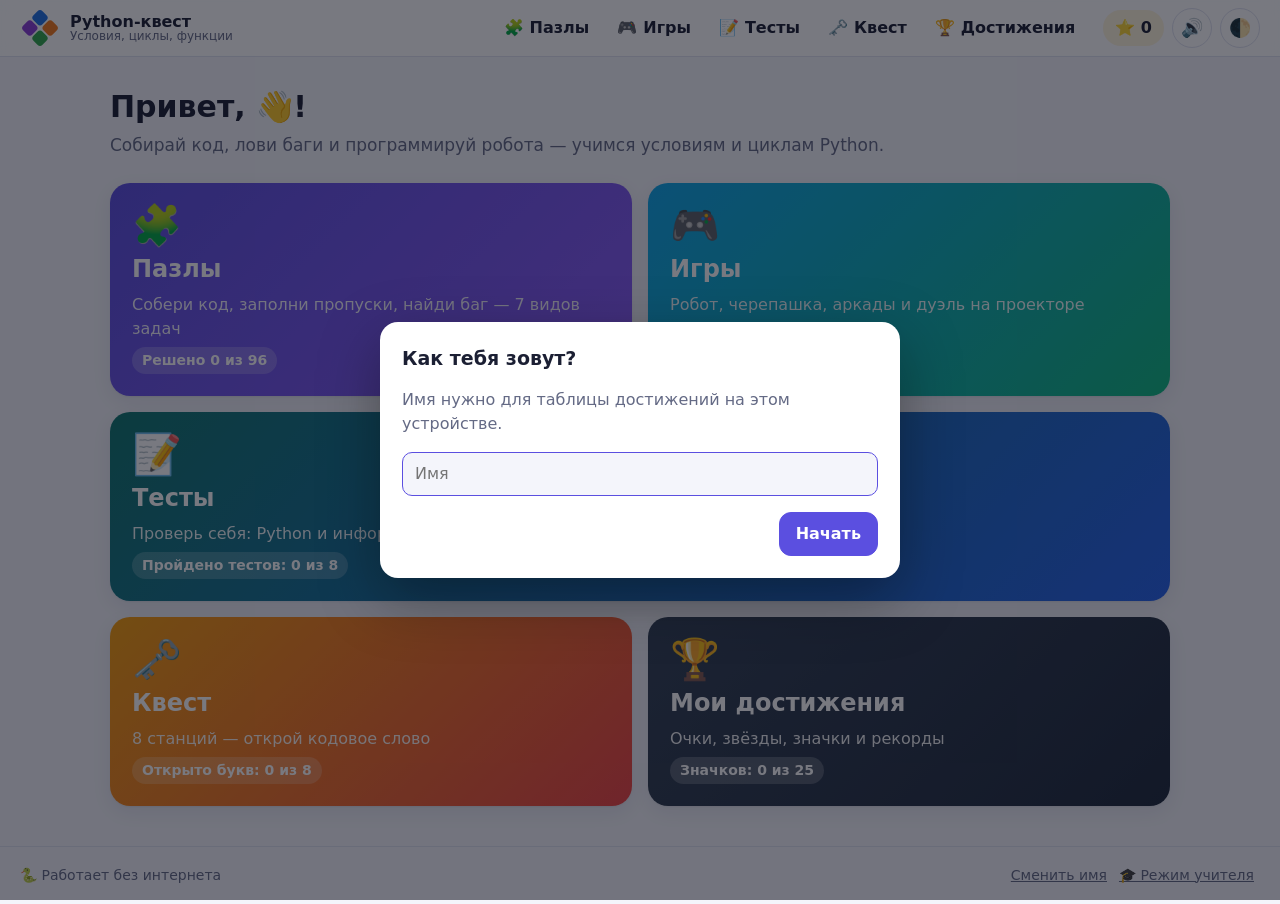
<file: index.html>
<!doctype html>
<html lang="ru">
<head>
<meta charset="utf-8">
<meta name="viewport" content="width=device-width, initial-scale=1, viewport-fit=cover">
<meta name="color-scheme" content="light dark">
<title>Python-квест — условия, циклы, функции</title>
<link rel="icon" type="image/svg+xml" href="img/logo.svg">
<link rel="stylesheet" href="css/style.css?v=20261113d">
</head>
<body>
<main id="view" class="view"></main>
<noscript><p style="padding:16px">Для работы тренажёра нужен JavaScript.</p></noscript>

<!-- данные -->
<script src="data/config.js?v=20261113d"></script>
<script src="data/tasks.js?v=20261113d"></script>
<script src="data/levels.js?v=20261113d"></script>
<script src="data/quiz.js?v=20261113d"></script>
<script src="data/exams.js?v=20261113d"></script>
<script src="data/exams_dart.js?v=20261113d"></script>

<!-- ядро -->
<script src="js/i18n.js?v=20261113d"></script>
<script src="js/engine.js?v=20261113d"></script>
<script src="js/highlight.js?v=20261113d"></script>
<script src="js/progress.js?v=20261113d"></script>
<script src="js/sound.js?v=20261113d"></script>
<script src="js/fx.js?v=20261113d"></script>
<script src="js/dnd.js?v=20261113d"></script>
<script src="js/flowchart.js?v=20261113d"></script>
<script src="js/trace.js?v=20261113d"></script>
<script src="js/editor.js?v=20261113d"></script>
<script src="js/pin.js?v=20261113d"></script>
<script src="js/app.js?v=20261113d"></script>

<!-- пазлы -->
<script src="js/puzzles/parsons.js?v=20261113d"></script>
<script src="js/puzzles/blanks.js?v=20261113d"></script>
<script src="js/puzzles/output.js?v=20261113d"></script>
<script src="js/puzzles/bug.js?v=20261113d"></script>
<script src="js/puzzles/maze.js?v=20261113d"></script>
<script src="js/puzzles/match.js?v=20261113d"></script>
<script src="js/puzzles/flow.js?v=20261113d"></script>

<!-- игры -->
<script src="js/games/robot.js?v=20261113d"></script>
<script src="js/games/mouse.js?v=20261113d"></script>
<script src="js/games/truefalse.js?v=20261113d"></script>
<script src="js/games/count.js?v=20261113d"></script>
<script src="js/games/turtle.js?v=20261113d"></script>
<script src="js/games/tracer.js?v=20261113d"></script>
<script src="js/games/memory.js?v=20261113d"></script>
<script src="js/games/quiz.js?v=20261113d"></script>
<script src="js/games/duel.js?v=20261113d"></script>
<script src="js/games/minesweeper.js?v=20261113d"></script>
<script src="js/games/bazaar.js?v=20261113d"></script>

<!-- режим учителя и квест -->
<script src="js/quest.js?v=20261113d"></script>
<script src="js/teacher.js?v=20261113d"></script>
<script src="js/pictures.js?v=20261113d"></script>
<script src="js/results.js?v=20261113d"></script>
<script src="js/visibility.js?v=20261113d"></script>
<script src="js/exam.js?v=20261113d"></script>
<script src="js/lock.js?v=20261113d"></script>
</body>
</html>
</file>
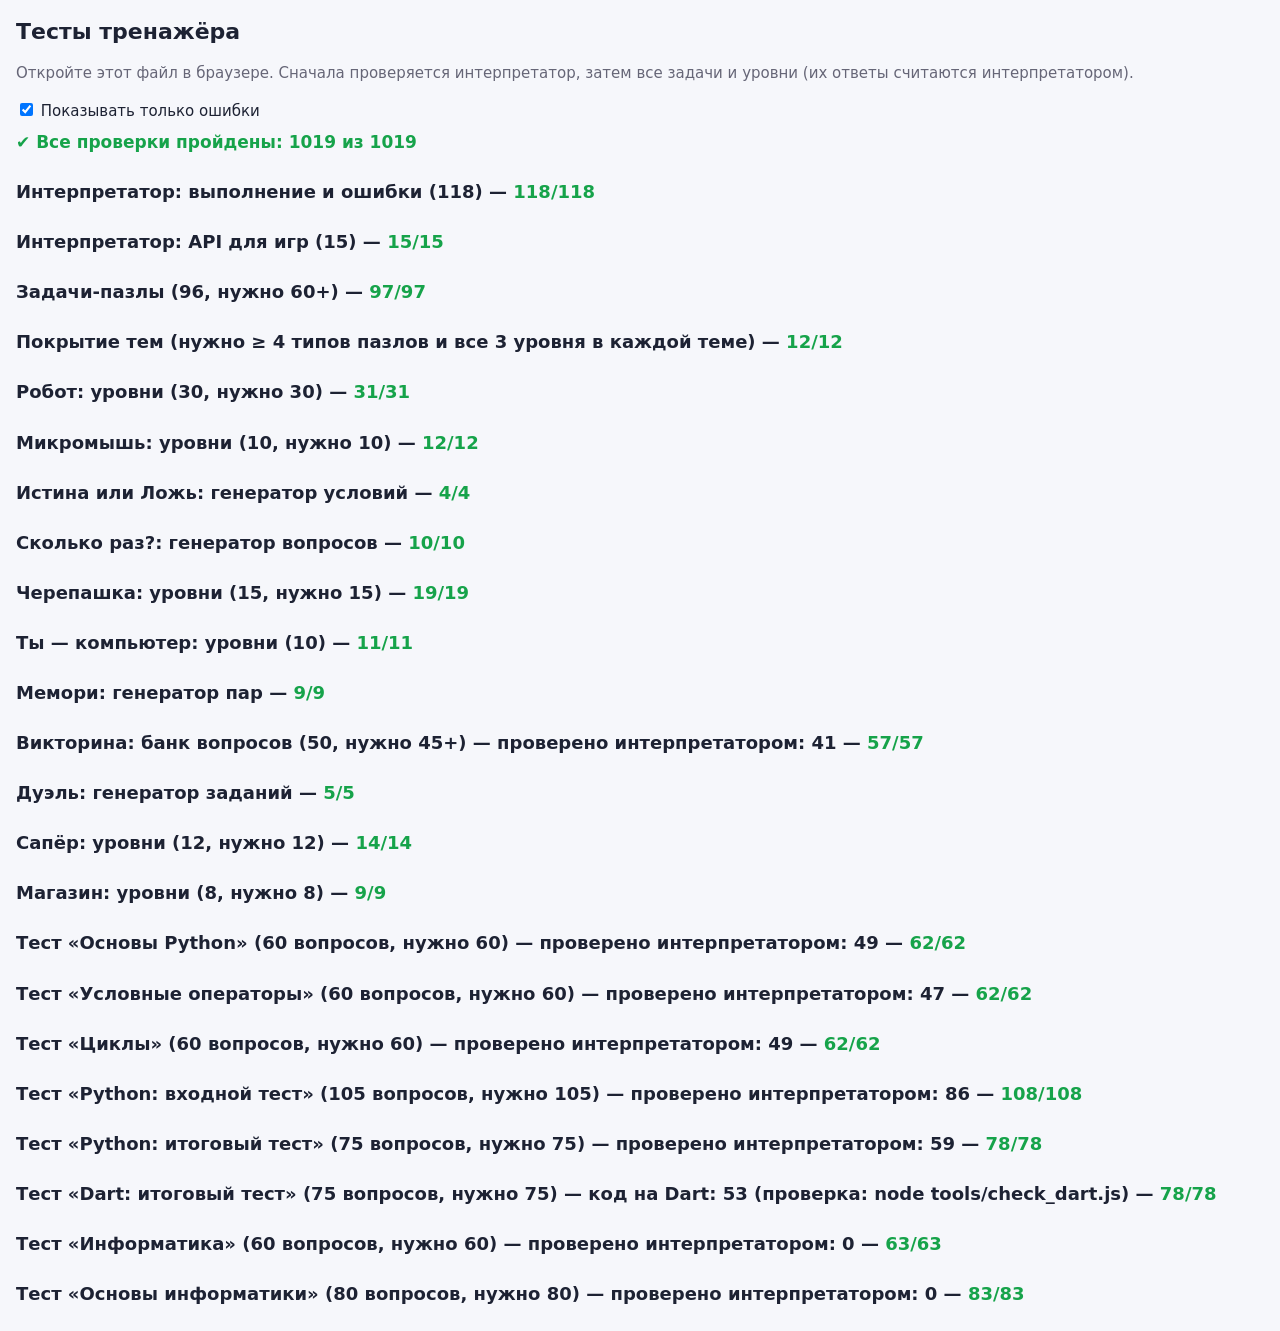
<file: tests.html>
<!doctype html>
<html lang="ru">
<head>
<meta charset="utf-8">
<meta name="viewport" content="width=device-width, initial-scale=1">
<title>Тесты тренажёра</title>
<style>
  :root { --bg:#f6f7fb; --fg:#1d2233; --ok:#16a34a; --bad:#dc2626; --card:#fff; --muted:#667; }
  @media (prefers-color-scheme: dark) { :root { --bg:#14161f; --fg:#e7e9f2; --card:#1e2130; --muted:#99a; } }
  body { margin:0; padding:16px; background:var(--bg); color:var(--fg); font:15px/1.45 system-ui, -apple-system, "Segoe UI", Roboto, sans-serif; }
  h1 { margin:0 0 4px; font-size:22px; }
  h2 { margin:24px 0 8px; font-size:18px; }
  .summary { font-size:17px; font-weight:600; margin:8px 0 16px; }
  .ok { color:var(--ok); } .bad { color:var(--bad); } .warn { color:#d97706; }
  details { background:var(--card); border-radius:8px; margin:4px 0; padding:6px 10px; }
  summary { cursor:pointer; }
  pre { background:rgba(127,127,127,.12); padding:8px; border-radius:6px; overflow:auto; font:13px/1.4 ui-monospace, Menlo, Consolas, monospace; margin:6px 0; }
  .muted { color:var(--muted); }
  label { user-select:none; }
</style>
</head>
<body>
<h1>Тесты тренажёра</h1>
<p class="muted">Откройте этот файл в браузере. Сначала проверяется интерпретатор, затем все задачи и уровни (их ответы считаются интерпретатором).</p>
<label><input type="checkbox" id="onlyFail" checked> Показывать только ошибки</label>
<div id="total" class="summary"></div>
<div id="out"></div>

<script src="data/config.js?v=20261113d"></script>
<script src="js/i18n.js?v=20261113d"></script>
<script src="data/tasks.js?v=20261113d"></script>
<script src="data/levels.js?v=20261113d"></script>
<script src="data/quiz.js?v=20261113d"></script>
<script src="data/exams.js?v=20261113d"></script>
<script src="data/exams_dart.js?v=20261113d"></script>
<script src="js/engine.js?v=20261113d"></script>
<script src="js/pictures.js?v=20261113d"></script>
<script src="js/flowchart.js?v=20261113d"></script>
<script src="js/games/robot.js?v=20261113d"></script>
<script src="js/games/mouse.js?v=20261113d"></script>
<script src="js/games/truefalse.js?v=20261113d"></script>
<script src="js/games/count.js?v=20261113d"></script>
<script src="js/games/turtle.js?v=20261113d"></script>
<script src="js/games/tracer.js?v=20261113d"></script>
<script src="js/games/memory.js?v=20261113d"></script>
<script src="js/games/quiz.js?v=20261113d"></script>
<script src="js/games/duel.js?v=20261113d"></script>
<script src="js/games/minesweeper.js?v=20261113d"></script>
<script src="js/games/bazaar.js?v=20261113d"></script>
<script>
// ------------------------------------------------------------------ тесты интерпретатора
// out — ожидаемый вывод (точно), err — подстрока ожидаемой ошибки
const ENGINE_TESTS = [
  // --- типы и арифметика
  { name: 'int и print', code: 'print(5)', out: '5\n' },
  { name: 'сложение и приоритет', code: 'print(2 + 3 * 4)', out: '14\n' },
  { name: 'скобки', code: 'print((2 + 3) * 4)', out: '20\n' },
  { name: 'деление даёт float', code: 'print(7 / 2)\nprint(6 / 2)', out: '3.5\n3.0\n' },
  { name: 'целочисленное деление', code: 'print(7 // 2)\nprint(-7 // 2)', out: '3\n-4\n' },
  { name: 'остаток как в Python', code: 'print(10 % 3)\nprint(-7 % 3)\nprint(7 % -3)', out: '1\n2\n-2\n' },
  { name: 'степень', code: 'print(2 ** 10)\nprint(-2 ** 2)\nprint(2 ** -1)', out: '1024\n-4\n0.5\n' },
  { name: 'float арифметика', code: 'print(0.1 + 0.2)\nprint(1.5 * 2)', out: '0.30000000000000004\n3.0\n' },
  { name: 'строки: + и *', code: 'print("ab" + "cd")\nprint("ха" * 3)', out: 'abcd\nхахаха\n' },
  { name: 'bool и None', code: 'print(True, False, None)\nprint(True + 1)', out: 'True False None\n2\n' },
  { name: 'составное присваивание', code: 'x = 10\nx += 5\nx -= 3\nx *= 2\nx //= 5\nx %= 3\nprint(x)', out: '1\n' },
  { name: 'унарный минус', code: 'x = 5\nprint(-x)\nprint(- -x)', out: '-5\n5\n' },
  { name: 'множественное присваивание', code: 'a, b = 1, 2\na, b = b, a\nprint(a, b)', out: '2 1\n' },
  { name: 'цепочка присваиваний', code: 'a = b = 7\nprint(a + b)', out: '14\n' },
  // --- print
  { name: 'print sep и end', code: 'print(1, 2, 3, sep="-")\nprint("a", end="")\nprint("b")', out: '1-2-3\nab\n' },
  { name: 'print без аргументов', code: 'print()\nprint("x")', out: '\nx\n' },
  { name: 'f-строка', code: 'name = "Айгерим"\nx = 3\nprint(f"Привет, {name}! {x * 2}")', out: 'Привет, Айгерим! 6\n' },
  { name: 'f-строка формат .2f', code: 'p = 2 / 3\nprint(f"{p:.2f}")', out: '0.67\n' },
  // --- встроенные функции
  { name: 'input и int', code: 'a = int(input())\nb = int(input())\nprint(a + b)', inputs: ['3', '4'], out: '7\n' },
  { name: 'input строка', code: 'name = input()\nprint("Привет,", name)', inputs: ['Бакыт'], out: 'Привет, Бакыт\n' },
  { name: 'str, len, abs', code: 'print(str(5) + "!")\nprint(len("привет"))\nprint(abs(-7))', out: '5!\n6\n7\n' },
  { name: 'min, max', code: 'print(min(4, 2, 9))\nprint(max(4, 2, 9))\nprint(max("abc"))', out: '2\n9\nc\n' },
  { name: 'int от float и строки с пробелами', code: 'print(int(7.9))\nprint(int(" -3 "))', out: '7\n-3\n' },
  { name: 'round банковский', code: 'print(round(2.5))\nprint(round(3.5))\nprint(round(3.14159, 2))', out: '2\n4\n3.14\n' },
  { name: 'len эмодзи', code: 'print(len("💎👹"))', out: '2\n' },
  // --- сравнения и логика
  { name: 'сравнения', code: 'print(3 > 2, 3 == 3.0, 2 != 2, "a" < "b")', out: 'True True False True\n' },
  { name: 'цепочка сравнений', code: 'x = 5\nprint(0 < x < 10)\nprint(0 < x < 3)', out: 'True\nFalse\n' },
  { name: 'and / or / not', code: 'print(True and False)\nprint(True or False)\nprint(not True)\nprint(not 0)', out: 'False\nTrue\nFalse\nTrue\n' },
  { name: 'and/or возвращают операнд', code: 'print(0 or "пусто")\nprint(5 and 7)', out: 'пусто\n7\n' },
  { name: 'приоритет not > and > or', code: 'print(True or True and False)\nprint(not False and False)', out: 'True\nFalse\n' },
  { name: 'in для строк', code: 'print("а" in "мама")\nprint("я" not in "мама")', out: 'True\nTrue\n' },
  { name: 'тернарный оператор', code: 'x = 4\nprint("чёт" if x % 2 == 0 else "нечёт")', out: 'чёт\n' },
  // --- if / elif / else
  { name: 'if истина', code: 'x = 7\nif x > 5:\n    print("больше")', out: 'больше\n' },
  { name: 'if ложь', code: 'x = 3\nif x > 5:\n    print("больше")\nprint("конец")', out: 'конец\n' },
  { name: 'if/else', code: 'x = 3\nif x > 5:\n    print("да")\nelse:\n    print("нет")', out: 'нет\n' },
  { name: 'elif — первая истинная ветка', code: 's = 95\nif s >= 90:\n    print(5)\nelif s >= 70:\n    print(4)\nelse:\n    print(3)', out: '5\n' },
  { name: 'elif — порядок условий (ловушка)', code: 's = 95\nif s >= 50:\n    print("удовл")\nelif s >= 90:\n    print("отл")', out: 'удовл\n' },
  { name: 'вложенные if', code: 'a = 7\nb = 3\nif a > b:\n    if a % 2 == 0:\n        print("Ловушка 💀")\n    else:\n        print("Сокровище 💎")\nelse:\n    print("Монстр 👹")', out: 'Сокровище 💎\n' },
  { name: 'if в одну строку', code: 'x = 1\nif x: print("да")', out: 'да\n' },
  { name: 'отступ 2 пробела тоже работает', code: 'if True:\n  print(1)\n  print(2)', out: '1\n2\n' },
  { name: 'комментарии и пустые строки', code: '# старт\nx = 1  # один\n\n\nprint(x)  # вывод', out: '1\n' },
  // --- for и range
  { name: 'range(n)', code: 'for i in range(3):\n    print(i)', out: '0\n1\n2\n' },
  { name: 'range(a, b) не включает b', code: 'for i in range(1, 4):\n    print(i, end=" ")', out: '1 2 3 ' },
  { name: 'range с шагом', code: 'for i in range(2, 9, 3):\n    print(i)', out: '2\n5\n8\n' },
  { name: 'range с отрицательным шагом', code: 'for i in range(5, 0, -2):\n    print(i)', out: '5\n3\n1\n' },
  { name: 'пустой range', code: 'for i in range(5, 1):\n    print(i)\nprint("ок")', out: 'ок\n' },
  { name: 'for по строке', code: 'for ch in "кот":\n    print(ch)', out: 'к\nо\nт\n' },
  { name: 'сумма в цикле', code: 's = 0\nfor i in range(1, 11):\n    s += i\nprint(s)', out: '55\n' },
  { name: 'print внутри и после цикла', code: 's = 0\nfor i in range(3):\n    s += i\n    print(s)\nprint("итог", s)', out: '0\n1\n3\nитог 3\n' },
  { name: 'вложенные циклы', code: 'c = 0\nfor i in range(3):\n    for j in range(4):\n        c += 1\nprint(c)', out: '12\n' },
  { name: 'переменная цикла после цикла', code: 'for i in range(4):\n    pass\nprint(i)', out: '3\n' },
  { name: 'for по списку', code: 'for x in [3, 1, 2]:\n    print(x * 10)', out: '30\n10\n20\n' },
  // --- while
  { name: 'while (пример из задания)', code: 'energy = 10\nsteps = 0\nwhile energy > 0:\n    energy = energy - 3\n    steps = steps + 1\nprint(steps)', out: '4\n' },
  { name: 'while не выполняется ни разу', code: 'x = 0\nwhile x > 0:\n    x -= 1\nprint("ок")', out: 'ок\n' },
  { name: 'while с break', code: 'n = 0\nwhile True:\n    n += 1\n    if n == 5:\n        break\nprint(n)', out: '5\n' },
  { name: 'while цифры числа', code: 'n = 1234\ns = 0\nwhile n > 0:\n    s += n % 10\n    n //= 10\nprint(s)', out: '10\n' },
  // --- break / continue
  { name: 'break в for', code: 'for i in range(10):\n    if i == 3:\n        break\n    print(i)', out: '0\n1\n2\n' },
  { name: 'continue в for', code: 'for i in range(6):\n    if i % 2 == 0:\n        continue\n    print(i)', out: '1\n3\n5\n' },
  { name: 'break только из внутреннего цикла', code: 'for i in range(3):\n    for j in range(3):\n        if j == 1:\n            break\n        print(i, j)', out: '0 0\n1 0\n2 0\n' },
  { name: 'continue в while', code: 'i = 0\nwhile i < 5:\n    i += 1\n    if i == 3:\n        continue\n    print(i)', out: '1\n2\n4\n5\n' },
  // --- циклы + условия
  { name: 'проверка на простое', code: 'n = 29\nprime = True\nfor d in range(2, n):\n    if n % d == 0:\n        prime = False\n        break\nprint(prime)', out: 'True\n' },
  { name: 'поиск максимума', code: 'mx = 0\nfor x in [4, 9, 2, 7]:\n    if x > mx:\n        mx = x\nprint(mx)', out: '9\n' },
  { name: 'счётчик чётных', code: 'c = 0\nfor i in range(1, 21):\n    if i % 2 == 0 and i % 3 != 0:\n        c += 1\nprint(c)', out: '7\n' },
  { name: 'строки: индекс и срез', code: 's = "Python"\nprint(s[0], s[-1])\nprint(s[1:4])\nprint(s[::-1])', out: 'P n\nyth\nnohtyP\n' },
  { name: 'методы строк', code: 'print("Да".lower(), "да".upper())\nprint("12".isdigit())', out: 'да ДА\nTrue\n' },
  { name: 'список append и len', code: 'a = []\nfor i in range(3):\n    a.append(i * i)\nprint(a, len(a))', out: '[0, 1, 4] 3\n' },
  // --- ошибки с понятными сообщениями
  { name: 'ошибка: = вместо ==', code: 'x = 5\nif x = 5:\n    print(x)', err: 'Строка 2: для сравнения используйте ==, а не =' },
  { name: 'ошибка: = вместо == в while', code: 'x = 5\nwhile x = 0:\n    x -= 1', err: 'Строка 2: для сравнения используйте ==' },
  { name: 'ошибка: неопределённая переменная', code: 'x = 1\ny = 2\nprint(x)\nprint(y)\nprint(score)', err: 'Строка 5: переменная score не определена' },
  { name: 'ошибка: лишний отступ', code: 'x = 1\n    print(x)', err: 'Строка 2: неверный отступ' },
  { name: 'ошибка: неверный отступ при выходе из блока', code: 'if True:\n    x = 1\n  print(x)', err: 'Строка 3: неверный отступ' },
  { name: 'ошибка: нет отступа после if', code: 'x = 1\nif x > 0:\nprint(x)', err: 'Строка 3: после строки с двоеточием нужен блок с отступом' },
  { name: 'ошибка: забыли двоеточие', code: 'x = 1\nif x > 0\n    print(x)', err: 'Строка 2: в конце строки с if нужно двоеточие' },
  { name: 'ошибка: бесконечный цикл', code: 'i = 0\nwhile i < 10:\n    print(i)', err: 'бесконечный цикл' },
  { name: 'ошибка: строка + число', code: 'age = input()\nprint(age + 1)', inputs: ['14'], err: 'Строка 2: нельзя сложить str и int' },
  { name: 'ошибка: сравнение строки с числом', code: 'x = input()\nif x > 5:\n    print(x)', inputs: ['7'], err: 'забыли int(input())' },
  { name: 'ошибка: деление на ноль', code: 'x = 0\nprint(10 / x)', err: 'Строка 2: деление на ноль' },
  { name: 'ошибка: else без if', code: 'x = 1\nelse:\n    print(x)', err: 'Строка 2: else без if' },
  { name: 'ошибка: else if', code: 'x = 1\nif x > 1:\n    pass\nelse if x == 1:\n    pass', err: 'elif' },
  { name: 'ошибка: незакрытая скобка', code: 'print("привет"', err: 'не закрыта скобка' },
  { name: 'ошибка: незакрытая строка', code: 'print("привет)', err: 'Строка 1: строка не закрыта' },
  { name: 'ошибка: print без скобок', code: 'print "hi"', err: 'print — это функция' },
  { name: 'ошибка: true с маленькой буквы', code: 'x = true', err: 'True с большой буквы' },
  { name: 'ошибка: Print с большой буквы', code: 'Print(5)', err: 'может быть, print?' },
  { name: 'ошибка: break вне цикла', code: 'x = 1\nbreak', err: 'Строка 2: break можно использовать только внутри цикла' },
  { name: 'ошибка: не хватило input', code: 'a = input()\nb = input()', inputs: ['1'], err: 'не хватило входных данных' },
  { name: 'ошибка: int("abc")', code: 'x = int("abc")', err: "не может превратить 'abc'" },
  { name: 'ошибка: for по числу', code: 'for i in 10:\n    print(i)', err: 'range(10)' },
  { name: 'ошибка: && вместо and', code: 'x = 1\nif x > 0 && x < 5:\n    pass', err: 'вместо && пишут and' },
  { name: 'ошибка: class не поддерживается', code: 'class A:\n    pass', err: 'не поддерживается' },
  // --- функции
  { name: 'def и return', code: 'def add(a, b):\n    return a + b\nprint(add(2, 3))', out: '5\n' },
  { name: 'функция без return возвращает None', code: 'def hi():\n    print("hi")\nx = hi()\nprint(x)', out: 'hi\nNone\n' },
  { name: 'параметр по умолчанию и именованный аргумент', code: 'def hi(name="мир", mark="!"):\n    print("Привет, " + name + mark)\nhi()\nhi("Аля")\nhi(mark="?")', out: 'Привет, мир!\nПривет, Аля!\nПривет, мир?\n' },
  { name: 'return выходит из цикла и функции', code: 'def find(a):\n    for x in a:\n        if x > 5:\n            return x\n    return -1\nprint(find([1, 7, 9]), find([1]))', out: '7 -1\n' },
  { name: 'локальная переменная не меняет глобальную', code: 'x = 5\ndef f():\n    x = 1\n    return x\nprint(f(), x)', out: '1 5\n' },
  { name: 'функция читает глобальную переменную', code: 'rate = 3\ndef cost(n):\n    return n * rate\nprint(cost(4))', out: '12\n' },
  { name: 'global', code: 'score = 0\ndef add():\n    global score\n    score += 10\nadd()\nadd()\nprint(score)', out: '20\n' },
  { name: 'рекурсия', code: 'def fact(n):\n    if n <= 1:\n        return 1\n    return n * fact(n - 1)\nprint(fact(6))', out: '720\n' },
  { name: 'функция вызывает функцию', code: 'def sq(x):\n    return x * x\ndef f(x):\n    return sq(x) + 1\nprint(f(3))', out: '10\n' },
  { name: 'return нескольких значений', code: 'def mm(a):\n    return min(a), max(a)\nlo, hi = mm([4, 1, 9])\nprint(lo, hi)', out: '1 9\n' },
  { name: 'ошибка: изменение глобальной без global', code: 'score = 0\ndef add():\n    score += 10\nadd()', err: 'global score' },
  { name: 'ошибка: return вне функции', code: 'return 5', err: 'Строка 1: return можно использовать только внутри функции' },
  { name: 'ошибка: не передан аргумент', code: 'def f(a, b):\n    pass\nf(1)', err: 'не передан аргумент b' },
  { name: 'ошибка: лишний аргумент', code: 'def f(a):\n    pass\nf(1, 2)', err: 'принимает 1 аргумент(а), а передано 2' },
  { name: 'ошибка: вызов до определения', code: 'hello()\ndef hello():\n    pass', err: 'функция hello не определена' },
  { name: 'ошибка: бесконечная рекурсия', code: 'def f(n):\n    return f(n + 1)\nf(0)', err: 'слишком глубокая рекурсия' },
  { name: 'ошибка: def без скобок', code: 'def hello:\n    pass', err: 'нужны скобки' },
  // --- списки и строки
  { name: 'методы списков', code: 'a = [3, 1, 2]\na.insert(0, 5)\na.remove(1)\na.sort()\nprint(a)\na.reverse()\nprint(a, a.index(3))', out: '[2, 3, 5]\n[5, 3, 2] 1\n' },
  { name: 'sorted и reverse=True', code: 'a = [3, 1, 2]\nprint(sorted(a), a)\na.sort(reverse=True)\nprint(a)', out: '[1, 2, 3] [3, 1, 2]\n[3, 2, 1]\n' },
  { name: 'join, split, ord, chr', code: 'w = "a b c".split()\nprint("-".join(w))\nprint(ord("A"), chr(98))', out: 'a-b-c\n65 b\n' },
  // --- генератор списка и несколько переменных в for (нужны волновому алгоритму микромыши)
  { name: 'генератор списка', code: 'print([x * x for x in range(5)])', out: '[0, 1, 4, 9, 16]\n' },
  { name: 'генератор с условием', code: 'print([x for x in range(10) if x % 3 == 0])', out: '[0, 3, 6, 9]\n' },
  { name: 'список списков — строки разные', code: 'g = [[0] * 3 for i in range(2)]\ng[0][1] = 5\nprint(g)', out: '[[0, 5, 0], [0, 0, 0]]\n' },
  { name: 'переменная генератора не выходит наружу', code: 'x = 7\na = [x for x in range(3)]\nprint(x, a)', out: '7 [0, 1, 2]\n' },
  { name: 'for x, y in список пар', code: 'for x, y in [(1, 2), (3, 4)]:\n    print(x + y)', out: '3\n7\n' },
  { name: 'генератор с парами', code: 'print([a * b for a, b in [(2, 3), (4, 5)]])', out: '[6, 20]\n' },
  { name: 'for x, y: не хватает значений', code: 'for x, y in [(1, 2, 3)]:\n    print(x)', err: 'количество переменных' },
  { name: 'огромный генератор упирается в лимит', code: 'a = [i for i in range(10 ** 6)]', err: 'шагов' },
];

// --- тесты API: подключаемые функции, пошаговый режим, evalExpr
const API_TESTS = [
  { name: 'подключаемые функции игры', fn() {
      let pos = 0;
      const r = Py.run('for i in range(3):\n    forward()\nprint(pos())', { builtins: { forward() { pos++; }, pos() { return pos; } } });
      return r.ok && r.output === '3\n' && pos === 3;
  } },
  { name: 'датчик возвращает True/False', fn() {
      let x = 0;
      const r = Py.run('while not wall_ahead():\n    forward()\nprint(x())', { builtins: { wall_ahead: () => x >= 4, forward() { x++; }, x: () => x } });
      return r.ok && r.output === '4\n';
  } },
  { name: 'ошибка из функции игры с номером строки', fn() {
      const r = Py.run('forward()\nforward()', { builtins: { forward() { throw new Error('Робот врезался в стену!'); } } });
      return !r.ok && r.error === 'Строка 1: Робот врезался в стену!';
  } },
  { name: 'пошаговый режим: номера строк', fn() {
      const lines = [];
      for (const s of Py.steps('x = 1\nfor i in range(2):\n    x += i\nprint(x)')) lines.push(s.line);
      return lines.join(',') === '1,2,3,2,3,4';
  } },
  { name: 'пошаговый режим: снимок переменных', fn() {
      const snaps = [];
      for (const s of Py.steps('s = 0\nfor i in range(3):\n    s += i')) snaps.push(s.vars);
      const last = snaps[snaps.length - 1];
      return last.s === '3' && last.i === '2' && snaps[0].s === '0';
  } },
  { name: 'пошаговый режим: вывод на шаге', fn() {
      const outs = [];
      for (const s of Py.steps('print(1)\nprint(2)')) outs.push(s.out);
      return outs[0] === '1\n' && outs[1] === '1\n2\n';
  } },
  { name: 'trace заходит внутрь функции', fn() {
      const r = Py.run('def f(n):\n    s = n * 2\n    return s\nx = f(3)', { trace: true });
      return r.trace.map(t => t.line).join(',') === '1,2,3,4' && r.trace[1].vars.s === '6' && !('s' in r.vars);
  } },
  { name: 'пошаговый режим: шаги внутри своей функции', fn() {
      const lines = [];
      for (const s of Py.steps('def go():\n    step()\n    step()\ngo()\ngo()', { builtins: { step() {} } })) lines.push(s.line);
      return lines.join(',') === '1,2,3,4,2,3,5';
  } },
  { name: 'run с trace', fn() {
      const r = Py.run('a = 5\nif a > 3:\n    print("да")', { trace: true });
      return r.trace.map(t => t.line).join(',') === '1,2,3';
  } },
  { name: 'лимит шагов настраивается', fn() {
      const r = Py.run('for i in range(100):\n    pass', { maxSteps: 50 });
      return !r.ok && /бесконечный цикл/.test(r.error);
  } },
  { name: 'evalExpr с переменными', fn() {
      return Py.evalExpr('x > 5 and x % 2 == 0', { x: 8 }) === true && Py.evalExpr('x > 5 and x % 2 == 0', { x: 7 }) === false;
  } },
  { name: 'evalExpr: row, col', fn() {
      return Py.evalExpr('(row + col) % 2 == 0 and n > 10', { row: 1, col: 3, n: 12 }) === true;
  } },
  { name: 'check: синтаксическая ошибка', fn() {
      const e = Py.check('if x > 1\n    pass');
      return e && e.line === 1 && Py.check('x = 1') === null;
  } },
  { name: 'sameOutput игнорирует пробелы в конце', fn() {
      return Py.sameOutput('1 2 \n3\n\n', '1 2\n3') && !Py.sameOutput('1 2', '12');
  } },
  { name: 'вывод сохраняется при ошибке', fn() {
      const r = Py.run('print("до")\nx = y');
      return !r.ok && r.output === 'до\n' && r.errorLine === 2;
  } },
];

// ------------------------------------------------------------------ запуск
const sections = [];

function section(title) {
  const s = { title, items: [] };
  sections.push(s);
  return s;
}

function runEngineTests() {
  const s = section('Интерпретатор: выполнение и ошибки (' + ENGINE_TESTS.length + ')');
  for (const t of ENGINE_TESTS) {
    const r = Py.run(t.code, { inputs: t.inputs || [] });
    let ok, detail;
    if (t.err) {
      ok = !r.ok && r.error.includes(t.err);
      detail = 'Ожидалась ошибка: ' + t.err + '\nПолучено: ' + (r.error || 'без ошибки, вывод: ' + JSON.stringify(r.output));
    } else {
      ok = r.ok && r.output === t.out;
      detail = 'Ожидалось: ' + JSON.stringify(t.out) + '\nПолучено: ' + (r.ok ? JSON.stringify(r.output) : r.error);
    }
    s.items.push({ name: t.name, ok, code: t.code, detail });
  }
  const a = section('Интерпретатор: API для игр (' + API_TESTS.length + ')');
  for (const t of API_TESTS) {
    let ok = false, detail = '';
    try { ok = !!t.fn(); } catch (e) { detail = String(e && e.stack || e); }
    a.items.push({ name: t.name, ok, detail });
  }
}

// Проверки задач и уровней: каждая функция получает section(title) и добавляет результаты
const DATA_CHECKS = [checkTasks, checkRobot, checkMouse, checkTrueFalse, checkCount, checkTurtle, checkTracer, checkMemory, checkQuiz, checkDuel, checkMines, checkBazaar, checkExams];

function checkTrueFalse(section) {
  const s = section('Истина или Ложь: генератор условий');
  for (let stage = 0; stage <= 3; stage++) {
    let trues = 0, errs = [];
    const sample = [];
    for (let k = 0; k < 400; k++) {
      try {
        const q = TrueFalseGen.gen(stage);
        if (q.answer !== Py.truthy(Py.evalExpr(q.expr, q.vars))) errs.push('ответ не совпадает: ' + q.expr);
        if (q.answer) trues++;
        if (k < 4) sample.push(JSON.stringify(q.vars) + '  ' + q.expr + '  →  ' + q.explain);
      } catch (e) { errs.push(String(e.message || e)); }
    }
    const share = trues / 400;
    if (share < 0.35 || share > 0.65) errs.push('доля True ' + share.toFixed(2) + ' — нужно примерно поровну');
    s.items.push({ name: 'Этап ' + stage + ': 400 условий, True ' + Math.round(share * 100) + '%', ok: !errs.length, detail: errs.slice(0, 3).concat(sample).join('\n') });
  }
}

function checkCount(section) {
  const s = section('Сколько раз?: генератор вопросов');
  for (let q = 0; q < 10; q++) {
    const errs = [], kinds = { count: 0, last: 0 }, sample = [];
    for (let k = 0; k < 150; k++) {
      try {
        const g = CountGen.gen(q);
        const r = Py.run(g.code);
        const lines = r.output.replace(/\n$/, '').split('\n');
        const expect = g.kind === 'count' ? String(lines.length) : lines[lines.length - 1];
        if (!r.ok || expect !== g.answer) errs.push('неверный ответ для\n' + g.code);
        kinds[g.kind]++;
        if (k < 2) sample.push(g.code + '\n→ ' + g.question + ' ' + g.answer);
      } catch (e) { errs.push(String(e.message || e)); }
    }
    s.items.push({ name: 'Вопрос ' + (q + 1) + ' (уровень ' + CountGen.levelFor(q) + '): 150 генераций, «сколько» ' + kinds.count + ' / «последнее» ' + kinds.last, ok: !errs.length && kinds.count > 0, detail: errs.slice(0, 2).concat(sample).join('\n\n') });
  }
}

function checkTurtle(section) {
  const L = LEVELS.turtle || [];
  const s = section('Черепашка: уровни (' + L.length + ', нужно 15)');
  s.items.push({ name: 'количество уровней = 15', ok: L.length === 15 });
  L.forEach((lv, i) => {
    const errs = [], info = [];
    const st = TurtleSim.levelStart(lv);
    const r = TurtleSim.execute(lv.solution, st);
    if (r.error) errs.push('эталон падает: ' + r.error.message);
    const b = TurtleSim.bbox(r.T.segs);
    info.push('отрезков: ' + r.T.segs.length + ', рамка ' + Math.round(b.x2 - b.x1) + '×' + Math.round(b.y2 - b.y1));
    if (b.x1 < -195 || b.x2 > 195 || b.y1 < -195 || b.y2 > 195) errs.push('рисунок не помещается на холст 400×400');
    if (TurtleSim.countLines(lv.solution) > lv.maxLines) errs.push('эталон длиннее maxLines');
    if (!TurtleSim.compare(r.T.segs, r.T.segs, { colors: lv.colors }).ok) errs.push('эталон не совпадает сам с собой');
    // неверный рисунок не должен засчитываться: убираем заметный (от 20 шагов) отрезок без дубля
    const same = (a, b) => Math.hypot(a.x1 - b.x1, a.y1 - b.y1) + Math.hypot(a.x2 - b.x2, a.y2 - b.y2) < 1 || Math.hypot(a.x1 - b.x2, a.y1 - b.y2) + Math.hypot(a.x2 - b.x1, a.y2 - b.y1) < 1;
    const k = r.T.segs.findIndex((x, j) => Math.hypot(x.x2 - x.x1, x.y2 - x.y1) >= 20 && !r.T.segs.some((y, m) => m !== j && same(x, y)));
    if (k >= 0 && r.T.segs.length > 1 && TurtleSim.compare(r.T.segs.filter((_, j) => j !== k), r.T.segs, { colors: lv.colors }).ok) errs.push('проверка засчитала рисунок без отрезка №' + (k + 1));
    s.items.push({ name: (i + 1) + '. ' + lv.title, ok: !errs.length, code: lv.solution, detail: errs.concat(info).join('\n') });
  });
  // сравнение не зависит от того, как разбиты линии
  const split = TurtleSim.execute('forward(50)\nforward(50)').T.segs, whole = TurtleSim.execute('forward(100)').T.segs;
  s.items.push({ name: 'forward(50) два раза = forward(100)', ok: TurtleSim.compare(split, whole).ok });
  const red = TurtleSim.execute('color("red")\nforward(100)').T.segs;
  s.items.push({ name: 'цвет проверяется, если colors: true', ok: !TurtleSim.compare(whole, red, { colors: true }).ok && TurtleSim.compare(whole, red).ok });
  s.items.push({ name: 'другой угол квадрата не засчитывается', ok: !TurtleSim.compare(TurtleSim.execute('for i in range(4):\n    forward(100)\n    right(90)').T.segs, TurtleSim.execute('for i in range(4):\n    forward(100)\n    left(90)').T.segs).ok });
}

function checkTracer(section) {
  const L = LEVELS.tracer || [];
  const s = section('Ты — компьютер: уровни (' + L.length + ')');
  L.forEach((lv, i) => {
    const errs = [];
    const T = TracerSim.rows(lv.code, lv.vars);
    if (!T.ok) errs.push('код падает: ' + T.error);
    if (T.rows.length < 3 || T.rows.length > 10) errs.push('строк в таблице ' + T.rows.length + ' — нужно от 3 до 10');
    T.rows.forEach((r, k) => r.forEach((v, c) => { if (v === '') errs.push('проход ' + (k + 1) + ': переменная ' + lv.vars[c] + ' ещё не определена'); }));
    const table = T.rows.map((r, k) => (k + 1) + ': ' + lv.vars.map((v, c) => v + '=' + r[c]).join(', ')).join('\n');
    s.items.push({ name: (i + 1) + '. ' + lv.title + ' — строк ' + T.rows.length, ok: !errs.length, code: lv.code, detail: errs.concat([table]).join('\n') });
  });
  s.items.push({ name: 'сравнение ответов: 10 = 10.0? нет; " 7 " = 7; abc = \'abc\'', ok: TracerSim.same(' 7 ', '7') && TracerSim.same('abc', "'abc'") && !TracerSim.same('8', '7') && TracerSim.same('-2', '-2') });
}

function checkMemory(section) {
  const s = section('Мемори: генератор пар');
  for (const set of MemoryGen.SETS) for (const n of [6, 8]) {
    const errs = [];
    let sample = '';
    for (let k = 0; k < 60; k++) {
      const ps = MemoryGen.pairs(set, n);
      if (ps.length !== n) { errs.push('получено пар: ' + ps.length + ' из ' + n); break; }
      if (new Set(ps.map(p => p.b)).size !== n || new Set(ps.map(p => p.a)).size !== n) errs.push('повторяются карточки');
      if (k === 0) sample = ps.map(p => p.a.replace(/\n/g, ' ⏎ ') + '  ↔  ' + p.b).join('\n');
    }
    s.items.push({ name: set + ': ' + n + ' пар × 60 раздач', ok: !errs.length, detail: errs.slice(0, 2).concat([sample]).join('\n') });
  }
  // равносильность пар в наборе «Логика» на x от -20 до 20
  const bad = MemoryGen.LOGIC.filter(([a, b, eq]) => {
    for (let x = -20; x <= 20; x++) if (Py.truthy(Py.evalExpr(a, { x })) !== Py.truthy(Py.evalExpr(eq || b, { x }))) return true;
    return false;
  });
  s.items.push({ name: 'Логика: все ' + MemoryGen.LOGIC.length + ' пар действительно равносильны', ok: !bad.length, detail: bad.map(p => p[0] + ' ≠ ' + p[1]).join('\n') });
}

function checkQuiz(section) {
  const s = section('Викторина: банк вопросов (' + QUIZ.length + ', нужно 45+)');
  s.items.push({ name: 'вопросов не меньше 45', ok: QUIZ.length >= 45 });
  for (let tier = 1; tier <= 5; tier++) {
    const n = QUIZ.filter(q => q.tier === tier).length;
    s.items.push({ name: 'уровень ' + tier + ': ' + n + ' вопросов (нужно ≥ 3, чтобы собрать игру)', ok: n >= 3 });
  }
  let auto = 0;
  QUIZ.forEach((q, i) => {
    const errs = [];
    if (!q.q || !q.explain || q.options.length !== 4 || !(q.answer >= 0 && q.answer < 4)) errs.push('нужны q, explain, 4 варианта и answer 0..3');
    if (new Set(q.options).size !== 4) errs.push('варианты повторяются');
    if (q.code) {
      const r = Py.run(q.code, { inputs: q.inputs || [] });
      if (!r.ok) errs.push('код падает: ' + r.error);
      if (q.check) {
        auto++;
        const lines = r.output.replace(/\n$/, '').split('\n');
        const got = q.check === 'count' ? String(lines.length) : r.output.trim().split(/\s+/).join(' ');
        if (got !== q.options[q.answer]) errs.push('верный вариант «' + q.options[q.answer] + '», а интерпретатор даёт «' + got + '»');
        q.options.forEach((o, k) => { if (k !== q.answer && o === got) errs.push('неверный вариант совпадает с ответом: ' + o); });
      }
    }
    s.items.push({ name: (i + 1) + '. [ур. ' + q.tier + '] ' + q.q + (q.check ? ' ✓ интерпретатор' : ''), ok: !errs.length, code: q.code, detail: errs.join('\n') });
  });
  s.title += ' — проверено интерпретатором: ' + auto;
  // выбор 15 вопросов: варианты перемешиваются, верный ответ сохраняется
  let okPick = true;
  for (let k = 0; k < 30; k++) {
    const qs = QuizGame.pick(QUIZ);
    if (qs.length !== 15) okPick = false;
    qs.forEach((q, i) => {
      const orig = QUIZ.find(x => x.q === q.q && x.code === q.code);
      if (q.tier !== Math.floor(i / 3) + 1 || q.options[q.answer] !== orig.options[orig.answer]) okPick = false;
    });
  }
  s.items.push({ name: 'игра: 15 вопросов по нарастающей, перемешанные варианты сохраняют верный ответ', ok: okPick });
}

function checkDuel(section) {
  const s = section('Дуэль: генератор заданий');
  for (const ty of Object.keys(DuelGen.MAKERS)) {
    const errs = [];
    let sample = '';
    for (let k = 0; k < 80; k++) {
      const q = DuelGen.MAKERS[ty](new Set());
      if (!q) { errs.push('не удалось создать задание'); break; }
      if (q.options.length < 2 || q.options.length > 4) errs.push('вариантов ' + q.options.length);
      if (new Set(q.options).size !== q.options.length) errs.push('варианты повторяются: ' + q.options.join(' | '));
      if (!(q.answer >= 0 && q.answer < q.options.length)) errs.push('нет верного ответа');
      // перепроверяем ответ интерпретатором
      if (ty === 'tf' || ty === 'output') {
        const r = Py.run(q.code);
        const got = r.output.trim().split(/\s+/).join(' ');
        if (got !== q.options[q.answer]) errs.push('ответ «' + q.options[q.answer] + '», а программа выводит «' + got + '»');
      }
      if (ty === 'count') {
        const lines = Py.run(q.code).output.replace(/\n$/, '').split('\n');
        const right = q.title.includes('последним') ? lines[lines.length - 1] : String(lines.length);
        if (right !== q.options[q.answer]) errs.push('ответ «' + q.options[q.answer] + '», а должно быть «' + right + '»');
      }
      if (k === 0) sample = q.title + '\n' + q.code + '\n' + q.options.map((o, i) => (i === q.answer ? '✔ ' : '  ') + o).join('\n');
    }
    s.items.push({ name: ty + ': 80 заданий', ok: !errs.length, detail: errs.slice(0, 3).concat([sample]).join('\n') });
  }
  const used = new Set(), keys = [];
  for (let i = 0; i < 10; i++) keys.push(DuelGen.round(i, used).key);
  s.items.push({ name: '10 раундов дуэли без повторов', ok: new Set(keys).size === 10 });
}

function checkMines(section) {
  const L = LEVELS.minesweeper || [];
  const s = section('Сапёр: уровни (' + L.length + ', нужно 12)');
  s.items.push({ name: 'количество уровней = 12', ok: L.length === 12 });
  L.forEach((lv, i) => {
    const errs = [], info = [];
    const syn = Py.check('mine = False\n' + lv.rule);
    if (syn) errs.push('ошибка в правиле: ' + syn.msg);
    else {
      let minM = 99, maxM = 0;
      for (let k = 0; k < 20; k++) {
        const cells = MineSim.board(lv);
        const m = cells.filter(c => c.mine).length;
        minM = Math.min(minM, m); maxM = Math.max(maxM, m);
        // правило, выполненное интерпретатором, совпадает с условием из объяснения (для правил в одну строку)
        if (!lv.rule.includes('else') && lv.rule.split('\n').filter(l => /^\s*if/.test(l)).length === 1) {
          const cond = lv.rule.match(/if\s+(.+):/)[1];
          cells.forEach(c => { if (Py.truthy(Py.evalExpr(cond, { n: c.n, row: c.row, col: c.col })) !== c.mine) errs.push('несовпадение в клетке ' + JSON.stringify(c)); });
        }
      }
      info.push('мин на поле: от ' + minM + ' до ' + maxM + ' (20 случайных полей)');
      if (minM < 5 || maxM > 22) errs.push('плотность мин вне 5…22');
      info.push('объяснение для n = 21, row = 3, col = 1:\n' + MineSim.explain(lv, { n: 21, row: 3, col: 1 }).join('\n'));
    }
    s.items.push({ name: (i + 1) + '. ' + lv.title, ok: !errs.length, code: lv.rule, detail: errs.slice(0, 3).concat(info).join('\n') });
  });
  s.items.push({ name: 'разбор условия по and/or вне скобок', ok: JSON.stringify(MineSim.parts('row > col and (n % 2 == 0 or n > 25)')) === JSON.stringify(['row > col', '(n % 2 == 0 or n > 25)']) });
}

function checkBazaar(section) {
  const L = LEVELS.bazaar || [];
  const s = section('Магазин: уровни (' + L.length + ', нужно 8)');
  s.items.push({ name: 'количество уровней = 8', ok: L.length === 8 });
  L.forEach((lv, i) => {
    const errs = [], info = [];
    const outs = new Set();
    let edgeSeen = !lv.edges;
    for (let k = 0; k < 30; k++) {
      const list = BazaarSim.customers(lv);
      if (list.length !== 10) errs.push('покупателей не 10');
      list.forEach(v => {
        const r = BazaarSim.serve(lv.solution, v);
        if (!r.ok) errs.push('эталон падает на ' + JSON.stringify(v) + ': ' + r.error);
        else if (!r.output.trim()) errs.push('эталон ничего не вывел');
        outs.add(r.output);
        if (lv.edges && Object.keys(lv.edges).some(key => lv.edges[key].includes(v[key]))) edgeSeen = true;
      });
      if (k === 0) info.push(list.slice(0, 3).map(v => JSON.stringify(v) + ' → ' + JSON.stringify(BazaarSim.serve(lv.solution, v).output)).join('\n'));
    }
    if (!edgeSeen) errs.push('пограничные значения не попадаются');
    // неверная программа (просто печатает что-то не то) не должна пройти всех покупателей
    const wrong = BazaarSim.customers(lv).every(v => BazaarSim.check(lv, 'print(0)', v).ok);
    if (wrong) errs.push('программа print(0) проходит всех — уровень слишком слабый');
    // эталон проходит сам себя
    if (!BazaarSim.customers(lv).every(v => BazaarSim.check(lv, lv.solution, v).ok)) errs.push('эталон не проходит проверку');
    s.items.push({ name: (i + 1) + '. ' + lv.title + ' — разных чеков: ' + outs.size, ok: !errs.length, code: lv.solution, detail: errs.slice(0, 3).concat(info).join('\n') });
  });
}

function checkExams(section) {
  const flat = out => out.trim().split(/\s+/).join(' ');
  for (const [id, ex] of Object.entries(EXAMS)) {
    const qs = ex.questions;
    const need = ex.expected || 60;
    const s = section('Тест «' + ex.title + '» (' + qs.length + ' вопросов, нужно ' + need + ')');
    s.items.push({ name: 'вопросов ровно ' + need, ok: qs.length === need });
    // вопросы с одинаковым текстом отличаются кодом, картинкой или верным ответом
    const keys = qs.map(q => q.q + '|' + (q.code || '') + '|' + (q.img || '') + '|' + q.options[0]);
    s.items.push({ name: 'вопросы не повторяются', ok: new Set(keys).size === keys.length });
    let checked = 0, dart = 0;
    qs.forEach((q, i) => {
      const errs = [];
      if (!q.q || !q.explain) errs.push('нужны q и explain');
      if (!Array.isArray(q.options) || q.options.length !== 4 || new Set(q.options).size !== 4) errs.push('нужно 4 разных варианта');
      if (q.img && !Pictures.has(q.img)) errs.push('нет картинки «' + q.img + '» в js/pictures.js');
      if (q.pics) q.options.forEach(o => { if (!Pictures.has(o)) errs.push('нет картинки-варианта «' + o + '»'); });
      if (q.code && q.lang === 'dart') {
        // код на Dart проверяется настоящим Dart: node tools/check_dart.js
        if (!q.check) errs.push('у вопроса с кодом нет check');
        dart++;
      } else if (q.code) {
        const r = Py.run(q.code, { inputs: q.inputs || [] });
        if (q.check === 'error') { if (r.ok) errs.push('код должен завершаться ошибкой'); }
        else if (!r.ok) errs.push('код падает: ' + r.error);
        else if (q.check) {
          const got = q.check === 'count' ? String(r.output.replace(/\n$/, '').split('\n').length) : flat(r.output);
          if (got !== q.options[0]) errs.push('верный (первый) вариант «' + q.options[0] + '», а интерпретатор даёт «' + got + '»');
          q.options.slice(1).forEach(o => { if (o === got) errs.push('неверный вариант совпадает с ответом: ' + o); });
        }
        if (q.check) checked++;
      }
      s.items.push({ name: (i + 1) + '. ' + q.q + (q.check ? ' ✓' : ''), ok: !errs.length, code: q.code, detail: errs.join('\n') });
    });
    s.title += dart ? ' — код на Dart: ' + dart + ' (проверка: node tools/check_dart.js)' : ' — проверено интерпретатором: ' + checked;
    if (qs.some(q => q.topic)) {
      const topics = Array.from(new Set(qs.map(q => q.topic)));
      s.items.push({ name: 'у каждого вопроса указана тема (' + topics.length + ' тем)', ok: qs.every(q => q.topic) });
    }
  }
}

function checkRobot(section) {
  const L = LEVELS.robot || [];
  const s = section('Робот: уровни (' + L.length + ', нужно 30)');
  s.items.push({ name: 'количество уровней = 30', ok: L.length === 30 });
  L.forEach((lv, i) => {
    const errs = [], info = [];
    if (!lv.random) {
      const okMap = lv.map.length === 8 && lv.map.every(r => r.length === 8 && /^[#.R$OFPKD]+$/.test(r));
      if (!okMap) errs.push('карта должна быть 8×8 из символов # . R $ O F P K D');
      if (lv.map.join('').split('R').length !== 2) errs.push('на карте должен быть ровно один робот R');
      const r = RobotSim.run(lv, lv.solution);
      if (!r.win) errs.push('эталон не доходит до финиша: ' + (r.error || 'программа закончилась раньше'));
      else if (r.stars !== 3) errs.push('эталон получает ' + r.stars + ' звезды вместо 3 (строк: ' + RobotSim.countLines(lv.solution) + ', монет ' + r.world.taken + '/' + r.world.coins + ')');
    } else {
      let wins = 0;
      const maps = new Set();
      for (let seed = 1; seed <= 50; seed++) {
        const r = RobotSim.run(lv, lv.solution, seed);
        maps.add(r.map.join('/'));
        if (r.win && r.stars === 3) wins++;
        else if (errs.length < 3) errs.push('зерно ' + seed + ': ' + (r.error || 'не дошёл / не 3 звезды') + '\n' + r.map.join('\n'));
      }
      info.push('эталон прошёл ' + wins + ' из 50 случайных карт; разных карт: ' + maps.size);
      if (maps.size < 20) errs.push('слишком мало разных карт: ' + maps.size);
    }
    s.items.push({ name: (i + 1) + '. ' + lv.title, ok: !errs.length, code: lv.solution, detail: errs.concat(info).join('\n') });
  });
}

// Микромышь: каждый лабиринт проходим, эталон получает три звезды
// (на случайном уровне звезда за кратчайший второй забег бывает не на каждой карте — нужно хотя бы на половине)
function checkMouse(section) {
  const L = LEVELS.mouse || [];
  const s = section('Микромышь: уровни (' + L.length + ', нужно 10)');
  s.items.push({ name: 'количество уровней = 10', ok: L.length === 10 });
  L.forEach((lv, i) => {
    const errs = [], info = [];
    if (lv.manual) {
      const m = MouseSim.mazeFor(lv), p = MouseSim.shortestPath(m);
      if (!p) errs.push('до центра не добраться');
      else info.push('кратчайший путь: ' + (p.length - 1) + ' шагов');
    } else if (!lv.random) {
      const r = MouseSim.run(lv, lv.solution);
      info.push('забеги: ' + r.run1.moves + ' и ' + (r.run2 ? r.run2.moves : '—') + ', кратчайший ' + r.shortest + ', строк ' + r.lines);
      if (r.stars !== 3) errs.push('эталон получает ' + r.stars + ' звезды: ' + (r.run1.error || JSON.stringify(r.met)));
      if (lv.starter) {
        const st = MouseSim.run(lv, lv.starter);
        if (!st.run1.ok) errs.push('стартовый код с ошибкой: ' + st.run1.error);
      }
    } else {
      let three = 0, two = 0;
      for (let seed = 1; seed <= 20; seed++) {
        const r = MouseSim.run(lv, lv.solution, seed);
        if (r.stars >= 2) two++; else if (errs.length < 2) errs.push('зерно ' + seed + ': ' + (r.run1.error || 'меньше двух звёзд'));
        if (r.stars === 3) three++;
      }
      info.push('3 звезды на ' + three + ' из 20 карт, 2+ — на ' + two);
      if (three < 10) errs.push('три звезды меньше чем на половине карт');
    }
    s.items.push({ name: (i + 1) + '. ' + lv.title, ok: !errs.length, code: lv.solution || '', detail: errs.concat(info).join('\n') });
  });
  // правило правой руки на «Острове» ходит по кругу — ради этого уровень и сделан
  const island = L.findIndex(x => x.title === 'Остров');
  if (island >= 0) {
    const r = MouseSim.run(L[island], L[2].solution);
    s.items.push({ name: '«Остров»: правая рука не доходит до центра', ok: !r.run1.win });
  }
}

function checkTasks(section) {
  const s = section('Задачи-пазлы (' + TASKS.length + ', нужно 60+)');
  s.items.push({ name: 'задач не меньше 60', ok: TASKS.length >= 60 });
  const ids = new Set();
  const ok = (cond, msg, errs) => { if (!cond) errs.push(msg); };
  const runAll = (code, tests) => (tests && tests.length ? tests : [{ inputs: [] }]).map(tc => ({ tc, r: Py.run(code, { inputs: tc.inputs || [] }) }));
  const flat = out => out.trim().split(/\s+/).join(' ');

  for (const task of TASKS) {
    const errs = [], info = [];
    const d = task.data || {};
    ok(task.id && !ids.has(task.id), 'id пустой или повторяется', errs);
    ids.add(task.id);
    ok(['parsons', 'blanks', 'output', 'bug', 'maze', 'match', 'flow'].includes(task.type), 'неизвестный type', errs);
    ok(task.topic >= 1 && task.topic <= 12, 'topic должен быть 1..12', errs);
    ok(task.level >= 1 && task.level <= 3, 'level должен быть 1..3', errs);
    ok(task.title && task.story && task.explain, 'нужны title, story, explain', errs);
    ok(Array.isArray(task.hints) && task.hints.length === 2, 'нужно ровно 2 подсказки', errs);

    try {
      switch (task.type) {
        case 'output': {
          const r = Py.run(task.code, { inputs: task.inputs || [] });
          ok(r.ok, 'код падает: ' + r.error, errs);
          ok(r.output.trim() !== '', 'программа ничего не выводит', errs);
          info.push('Ответ: ' + JSON.stringify(r.output));
          break;
        }
        case 'parsons':
        case 'flow': {
          const code = d.lines.join('\n');
          for (const { tc, r } of runAll(code, d.tests)) {
            ok(r.ok, 'эталон падает на ' + JSON.stringify(tc.inputs) + ': ' + r.error, errs);
            info.push(JSON.stringify(tc.inputs || []) + ' → ' + JSON.stringify(r.output));
          }
          const trimmed = d.lines.map(l => l.trim());
          (d.distractors || []).forEach(x => ok(!trimmed.includes(x.trim()), 'ловушка совпадает с настоящей строкой: ' + x, errs));
          if (task.type === 'flow') ok(Array.isArray(d.chart) && Flowchart.svg(d.chart).includes('<svg'), 'нет блок-схемы', errs);
          break;
        }
        case 'blanks': {
          const slots = Array.from(new Set((task.code.match(/___(\d+)___/g) || []).map(m => m.match(/\d+/)[0])));
          ok(slots.length > 0, 'в коде нет пропусков', errs);
          slots.forEach(n => ok(d.answers[n] && d.answers[n].length, 'нет ответа для пропуска ' + n, errs));
          const need = {};
          slots.forEach(n => { const a = d.answers[n][0]; need[a] = (need[a] || 0) + 1; });
          Object.keys(need).forEach(a => ok(d.bank.filter(x => x === a).length >= need[a], 'в банке не хватает плитки «' + a + '»', errs));
          ok(d.bank.length > slots.length, 'в банке должны быть лишние плитки', errs);
          const filled = task.code.replace(/___(\d+)___/g, (m, n) => d.answers[n][0]);
          const syn = Py.check(filled);
          ok(!syn, 'заполненный код с ошибкой: ' + (syn && syn.msg), errs);
          info.push(filled);
          break;
        }
        case 'bug': {
          const lines = task.code.split('\n');
          ok(d.line >= 1 && d.line <= lines.length, 'неверный номер строки бага', errs);
          ok(d.fixes.length >= 3 && d.fixes.length <= 4, 'нужно 3–4 варианта исправления', errs);
          const fix = f => (d.raw || /^\s/.test(f) ? f : lines[d.line - 1].match(/^\s*/)[0] + f);
          const fixed = lines.map((l, i) => (i === d.line - 1 ? fix(d.fixes[d.correct]) : l)).join('\n');
          let differs = false;
          for (const tc of d.tests && d.tests.length ? d.tests : [{ inputs: [] }]) {
            const a = Py.run(task.code, { inputs: tc.inputs || [] }), b = Py.run(fixed, { inputs: tc.inputs || [] });
            ok(b.ok, 'исправленный код падает: ' + b.error, errs);
            if (!a.ok || a.output !== b.output) differs = true;
            info.push(JSON.stringify(tc.inputs || []) + ': было ' + JSON.stringify(a.ok ? a.output : a.error) + ' → стало ' + JSON.stringify(b.output));
          }
          ok(differs, 'на тестах баг не проявляется (вывод одинаковый)', errs);
          break;
        }
        case 'maze': {
          ok(d.inputLabels.length === (task.code.match(/input\(\)/g) || []).length, 'число полей не совпадает с числом input()', errs);
          const sigs = new Set();
          for (const sol of d.solutions) {
            const r = Py.run(task.code, { inputs: sol, trace: true });
            const win = r.ok && r.output.includes(d.goal) && !(d.avoid || []).some(a => r.output.includes(a));
            ok(win, 'решение ' + JSON.stringify(sol) + ' не ведёт к цели: ' + JSON.stringify(r.output || r.error), errs);
            if (win) sigs.add(Array.from(new Set(r.trace.map(x => x.line))).sort((a, b) => a - b).join(','));
            info.push(JSON.stringify(sol) + ' → ' + JSON.stringify(r.output));
          }
          ok(sigs.size >= (d.ways || 1), 'решения покрывают ' + sigs.size + ' путей, а заявлено ways = ' + d.ways, errs);
          ok(/👹|💀/.test(task.code), 'нет «плохих» концовок', errs);
          break;
        }
        case 'match': {
          const rights = d.pairs.map(p => p[1]);
          ok(new Set(rights).size === rights.length, 'правые карточки повторяются', errs);
          for (const [l, r] of d.pairs) {
            let got = null;
            if (d.kind === 'range') got = Py.str(Py.evalExpr('list(' + l + ')')).replace(/[\[\],]/g, '').trim();
            else if (d.kind === 'expr') got = Py.str(Py.evalExpr(l, d.vars || {}));
            else if (d.kind === 'filter') {
              const xs = [];
              for (let n = d.from; n <= d.to; n++) if (Py.truthy(Py.evalExpr(l, { n }))) xs.push(n);
              got = xs.join(' ');
            } else if (d.kind === 'code') {
              const res = Py.run(l);
              got = res.ok ? flat(res.output) : 'ОШИБКА ' + res.error;
            }
            if (got !== null) ok(got === r, JSON.stringify(l) + ' даёт «' + got + '», а в паре «' + r + '»', errs);
          }
          break;
        }
      }
    } catch (e) {
      errs.push('исключение: ' + (e.message || e));
    }
    s.items.push({ name: task.id + ' — ' + task.title, ok: !errs.length, detail: errs.concat(info).join('\n') });
  }

  // покрытие: каждая тема — минимум 4 типа пазлов и все 3 уровня
  const cov = section('Покрытие тем (нужно ≥ 4 типов пазлов и все 3 уровня в каждой теме)');
  for (let n = 1; n <= 12; n++) {
    const tt = TASKS.filter(x => x.topic === n);
    const types = new Set(tt.map(x => x.type)), levels = new Set(tt.map(x => x.level));
    cov.items.push({ name: 'Тема ' + n + ': задач ' + tt.length + ', типов ' + types.size + ', уровней ' + levels.size, ok: types.size >= 4 && levels.size === 3 });
  }
}

function render() {
  const onlyFail = document.getElementById('onlyFail').checked;
  const out = document.getElementById('out');
  let total = 0, passed = 0, html = '';
  for (const s of sections) {
    const ok = s.items.filter(i => i.ok).length;
    const hard = s.items.filter(i => !i.soft);
    total += hard.length; passed += hard.filter(i => i.ok).length;
    html += '<h2>' + esc(s.title) + ' — <span class="' + (ok === s.items.length ? 'ok' : hard.every(i => i.ok) ? 'warn' : 'bad') + '">' + ok + '/' + s.items.length + '</span></h2>';
    for (const i of s.items) {
      if (onlyFail && i.ok) continue;
      const cls = i.ok ? 'ok' : i.soft ? 'warn' : 'bad';
      html += '<details' + (i.ok || i.soft ? '' : ' open') + '><summary class="' + cls + '">' + (i.ok ? '✔ ' : i.soft ? '⚠ ' : '✘ ') + esc(i.name) + '</summary>' +
        (i.code ? '<pre>' + esc(i.code) + '</pre>' : '') + (i.detail ? '<pre>' + esc(i.detail) + '</pre>' : '') + '</details>';
    }
  }
  out.innerHTML = html;
  const tot = document.getElementById('total');
  tot.className = 'summary ' + (passed === total ? 'ok' : 'bad');
  tot.textContent = (passed === total ? '✔ Все проверки пройдены: ' : '✘ Пройдено ') + passed + ' из ' + total;
  console.log('[tests] ' + passed + '/' + total);
}

function esc(s) { return String(s).replace(/[&<>"]/g, c => ({ '&': '&amp;', '<': '&lt;', '>': '&gt;', '"': '&quot;' }[c])); }

runEngineTests();
for (const c of DATA_CHECKS) c(section);
render();
document.getElementById('onlyFail').addEventListener('change', render);
</script>
</body>
</html>
</file>
<file: css/style.css>
/* ==========================================================================
   Python-квест — стили. Цвета задаются токенами на :root,
   тёмная тема — по системной настройке или переключателю (data-theme).
   ========================================================================== */
:root {
  --bg: #f4f5fb;
  --bg2: #eceefa;
  --card: #ffffff;
  --fg: #1b1f33;
  --muted: #646a85;
  --line: #dfe2f0;
  --primary: #5b4fe0;
  --primary-2: #7c6ff2;
  --primary-fg: #ffffff;
  --accent: #f59e0b;
  --ok: #12a150;
  --ok-bg: #e3f7eb;
  --bad: #dc3545;
  --bad-bg: #fde8ea;
  --warn-bg: #fff6dd;
  --shadow: 0 1px 2px rgba(20, 24, 60, .06), 0 6px 20px rgba(20, 24, 60, .07);
  --radius: 14px;
  --code-bg: #f7f7fc;
  --code-fg: #24283b;
  --code-line: #fff3c4;
  --hl-kw: #a626a4;
  --hl-str: #2f8a3b;
  --hl-num: #c2570c;
  --hl-com: #8a8fa8;
  --hl-bi: #1f63d6;
  --hl-const: #c2570c;
  --hl-fn: #0b8a8a;
  --hl-op: #5b6078;
  --font: system-ui, -apple-system, "Segoe UI", Roboto, "Helvetica Neue", Arial, sans-serif;
  --mono: ui-monospace, "SF Mono", Menlo, Consolas, "Liberation Mono", "DejaVu Sans Mono", monospace;
  --code-size: 15px;
  color-scheme: light;
}

@media (prefers-color-scheme: dark) {
  :root:not([data-theme="light"]) {
    --bg: #11131c; --bg2: #181b27; --card: #1c1f2d; --fg: #e8eaf4; --muted: #9aa0bb; --line: #2c3045;
    --primary: #8b80ff; --primary-2: #a59cff; --primary-fg: #12121c; --accent: #fbbf24;
    --ok: #34d17a; --ok-bg: #12301f; --bad: #ff6b78; --bad-bg: #3a1a20; --warn-bg: #33290f;
    --shadow: 0 1px 2px rgba(0, 0, 0, .3), 0 6px 20px rgba(0, 0, 0, .25);
    --code-bg: #151826; --code-fg: #dfe3f5; --code-line: #3a3420;
    --hl-kw: #d68cff; --hl-str: #8fd88a; --hl-num: #ffae66; --hl-com: #7a809c; --hl-bi: #7cb4ff;
    --hl-const: #ffae66; --hl-fn: #5fd8d0; --hl-op: #a8adc6;
    color-scheme: dark;
  }
}
:root[data-theme="dark"] {
  --bg: #11131c; --bg2: #181b27; --card: #1c1f2d; --fg: #e8eaf4; --muted: #9aa0bb; --line: #2c3045;
  --primary: #8b80ff; --primary-2: #a59cff; --primary-fg: #12121c; --accent: #fbbf24;
  --ok: #34d17a; --ok-bg: #12301f; --bad: #ff6b78; --bad-bg: #3a1a20; --warn-bg: #33290f;
  --shadow: 0 1px 2px rgba(0, 0, 0, .3), 0 6px 20px rgba(0, 0, 0, .25);
  --code-bg: #151826; --code-fg: #dfe3f5; --code-line: #3a3420;
  --hl-kw: #d68cff; --hl-str: #8fd88a; --hl-num: #ffae66; --hl-com: #7a809c; --hl-bi: #7cb4ff;
  --hl-const: #ffae66; --hl-fn: #5fd8d0; --hl-op: #a8adc6;
  color-scheme: dark;
}

/* ---------------------------------------------------------------- база */
* { box-sizing: border-box; }
html { -webkit-text-size-adjust: 100%; }
body {
  margin: 0;
  min-height: 100vh;
  display: flex;
  flex-direction: column;
  background: var(--bg);
  color: var(--fg);
  font: 16px/1.5 var(--font);
}
a { color: var(--primary); }
h1 { font-size: clamp(22px, 4vw, 30px); line-height: 1.2; margin: 0 0 8px; }
h2 { font-size: 19px; margin: 0 0 12px; }
h3 { margin: 0 0 8px; }
code { font-family: var(--mono); font-size: .92em; background: var(--code-bg); padding: 1px 5px; border-radius: 5px; }
.muted { color: var(--muted); }
.bad-text { color: var(--bad); min-height: 1.5em; margin: 8px 0 0; }
.lead { color: var(--muted); margin: 0 0 4px; font-size: 17px; }
.row { display: flex; gap: 10px; align-items: center; margin-top: 12px; }
.row.wrap { flex-wrap: wrap; }
.empty { text-align: center; padding: 32px 16px; }
.error-box { background: var(--bad-bg); color: var(--bad); padding: 12px; border-radius: 10px; }
.teacher-only { display: none !important; }
.teacher .teacher-only { display: inline-flex !important; }
:focus-visible { outline: 3px solid var(--primary-2); outline-offset: 2px; }

/* ---------------------------------------------------------------- кнопки */
.btn {
  display: inline-flex; align-items: center; justify-content: center; gap: 6px;
  min-height: 44px; padding: 8px 16px;
  border: 1px solid var(--line); border-radius: 12px;
  background: var(--card); color: var(--fg);
  font: inherit; font-weight: 600; text-decoration: none; cursor: pointer;
  transition: transform .08s, background .15s, border-color .15s;
  touch-action: manipulation;
}
.btn:hover { border-color: var(--primary-2); }
.btn:active { transform: translateY(1px); }
.btn:disabled { opacity: .5; cursor: default; transform: none; }
.btn.primary { background: var(--primary); border-color: var(--primary); color: var(--primary-fg); }
.btn.primary:hover { background: var(--primary-2); }
.btn.ghost { background: transparent; }
.btn.danger { color: var(--bad); border-color: var(--bad); }
.btn.ok { background: var(--ok); border-color: var(--ok); color: #fff; }
.btn.small { min-height: 36px; padding: 4px 12px; font-size: 14px; }
.btn small { font-weight: 500; opacity: .75; }
.icon-btn {
  width: 40px; height: 40px; border-radius: 50%;
  border: 1px solid var(--line); background: var(--card); color: var(--fg);
  font-size: 18px; cursor: pointer; display: inline-grid; place-items: center;
}
.link-btn { background: none; border: none; color: var(--muted); font: inherit; cursor: pointer; padding: 6px; text-decoration: underline; }
.link-btn:hover { color: var(--primary); }
.input {
  width: 100%; min-height: 44px; padding: 8px 12px;
  border: 1px solid var(--line); border-radius: 10px;
  background: var(--bg); color: var(--fg); font: inherit;
}
.input:focus { border-color: var(--primary); outline: none; }

/* ---------------------------------------------------------------- шапка */
.topbar {
  position: sticky; top: 0; z-index: 20;
  display: flex; align-items: center; gap: 16px;
  padding: 8px 20px;
  background: color-mix(in srgb, var(--card) 92%, transparent);
  backdrop-filter: blur(8px);
  border-bottom: 1px solid var(--line);
}
.brand { display: flex; align-items: center; gap: 10px; text-decoration: none; color: var(--fg); }
.brand-logo { width: 40px; height: 40px; display: block; flex: none; }
.brand-text { display: flex; flex-direction: column; line-height: 1.1; }
.brand-text small { color: var(--muted); font-size: 12px; }
.nav { display: flex; gap: 4px; margin-left: auto; }
.nav a {
  display: flex; align-items: center; gap: 6px;
  padding: 8px 12px; border-radius: 10px;
  color: var(--fg); text-decoration: none; font-weight: 600;
}
.nav a:hover { background: var(--bg2); }
.nav a.active { background: var(--primary); color: var(--primary-fg); }
.top-actions { display: flex; align-items: center; gap: 8px; }
.score-pill {
  padding: 6px 12px; border-radius: 999px; background: var(--warn-bg);
  color: var(--fg); font-weight: 700; text-decoration: none; white-space: nowrap;
}

/* ---------------------------------------------------------------- страница */
#view:focus { outline: none; }
.view { flex: 1; width: 100%; max-width: 1100px; margin: 0 auto; padding: 24px 20px 40px; }
.page-head { margin-bottom: 20px; }
.back { display: inline-block; margin-bottom: 8px; color: var(--muted); text-decoration: none; font-weight: 600; }
.back:hover { color: var(--primary); }
.footer {
  display: flex; justify-content: space-between; align-items: center; flex-wrap: wrap; gap: 8px;
  padding: 12px 20px; border-top: 1px solid var(--line); font-size: 14px;
}
.panel { background: var(--card); border-radius: var(--radius); padding: 18px; box-shadow: var(--shadow); margin-bottom: 16px; }

/* ---------------------------------------------------------------- главная */
.hero { margin: 8px 0 24px; }
.home-grid { display: grid; grid-template-columns: repeat(2, 1fr); gap: 16px; }
.home-card {
  position: relative; overflow: hidden;
  display: flex; flex-direction: column; gap: 6px;
  padding: 22px; min-height: 170px;
  border-radius: 20px; color: #fff; text-decoration: none;
  box-shadow: var(--shadow);
  transition: transform .15s;
}
.home-card:hover { transform: translateY(-3px); }
.home-card.c-puzzles { background: linear-gradient(135deg, #5b4fe0, #8b5cf6); }
.home-card.c-games { background: linear-gradient(135deg, #0ea5e9, #10b981); }
.home-card.c-quest { background: linear-gradient(135deg, #f59e0b, #ef4444); }
.home-card.c-ach { background: linear-gradient(135deg, #334155, #1e293b); }
.home-icon { font-size: 40px; line-height: 1; }
.home-title { font-size: 24px; font-weight: 800; }
.home-desc { opacity: .92; }
.home-meta { margin-top: auto; font-weight: 700; background: rgba(255, 255, 255, .2); align-self: flex-start; padding: 3px 10px; border-radius: 999px; font-size: 14px; }

/* ---------------------------------------------------------------- звёзды, полоски */
.stars { white-space: nowrap; letter-spacing: 1px; }
.star { color: var(--line); }
.star.on { color: var(--accent); }
.bar { display: block; height: 6px; background: var(--bg2); border-radius: 999px; overflow: hidden; }
.bar > span { display: block; height: 100%; background: linear-gradient(90deg, var(--primary), var(--ok)); border-radius: 999px; }

/* ---------------------------------------------------------------- темы и задачи */
.topic-grid { display: grid; grid-template-columns: repeat(auto-fill, minmax(230px, 1fr)); gap: 14px; }
.topic-card {
  display: grid; grid-template-columns: auto 1fr; gap: 6px 12px; align-items: center;
  padding: 16px; border-radius: var(--radius); background: var(--card);
  color: var(--fg); text-decoration: none; box-shadow: var(--shadow);
  border: 2px solid transparent; transition: border-color .15s;
}
.topic-card:hover { border-color: var(--primary-2); }
.topic-num {
  grid-row: span 2; width: 44px; height: 44px; border-radius: 12px;
  display: grid; place-items: center; font-weight: 800; font-size: 20px;
  background: var(--bg2); color: var(--primary);
}
.topic-name { font-weight: 700; }
.topic-meta { display: flex; justify-content: space-between; color: var(--muted); font-size: 14px; }
.topic-card .bar { grid-column: span 2; }
.topic-head-stars { font-size: 22px; }

.filters { display: flex; flex-direction: column; gap: 8px; margin-bottom: 16px; }
.chips { display: flex; gap: 6px; overflow-x: auto; padding-bottom: 4px; scrollbar-width: thin; }
.chip {
  flex: none; padding: 6px 12px; min-height: 36px; border-radius: 999px;
  border: 1px solid var(--line); background: var(--card); color: var(--fg);
  font: inherit; font-size: 14px; cursor: pointer; white-space: nowrap;
}
.chip.on { background: var(--primary); border-color: var(--primary); color: var(--primary-fg); }

.task-list { display: flex; flex-direction: column; gap: 8px; }
.task-row {
  display: grid; grid-template-columns: 40px 1fr auto 24px; gap: 12px; align-items: center;
  padding: 12px 14px; border-radius: 12px; background: var(--card);
  color: var(--fg); text-decoration: none; box-shadow: var(--shadow);
}
.task-row:hover { outline: 2px solid var(--primary-2); }
.task-row.done { opacity: .8; }
.task-icon { font-size: 24px; text-align: center; }
.task-name { display: flex; flex-direction: column; min-width: 0; }
.task-name small { color: var(--muted); }
.task-done { color: var(--ok); font-weight: 800; }

/* ---------------------------------------------------------------- страница задачи */
.task-head { margin-bottom: 16px; }
.task-tags { display: flex; gap: 6px; flex-wrap: wrap; margin-bottom: 8px; }
.tag { padding: 3px 10px; border-radius: 999px; background: var(--bg2); font-size: 14px; font-weight: 600; }
.tag.ok { background: var(--ok-bg); color: var(--ok); }
.story { font-size: 17px; margin: 0; }
.puzzle-host { background: var(--card); border-radius: var(--radius); padding: 18px; box-shadow: var(--shadow); }
.status { min-height: 24px; margin: 10px 2px; font-weight: 600; }
.status.bad { color: var(--bad); }
.status.ok { color: var(--ok); }
.task-bar { display: flex; gap: 8px; flex-wrap: wrap; }
.hints { display: flex; flex-direction: column; gap: 8px; margin-top: 10px; }
.hint { background: var(--warn-bg); padding: 10px 14px; border-radius: 10px; border-left: 4px solid var(--accent); }
.result-card { margin-top: 16px; background: var(--ok-bg); border: 2px solid var(--ok); border-radius: var(--radius); padding: 16px; }
.result-head { font-size: 20px; font-weight: 800; color: var(--ok); }
.earned { display: inline-block; background: var(--ok); color: #fff; padding: 2px 10px; border-radius: 999px; font-size: 16px; margin-left: 6px; }
.explain { margin-top: 8px; }

/* ---------------------------------------------------------------- код */
pre.code {
  margin: 0; padding: 12px 0; overflow-x: auto;
  background: var(--code-bg); color: var(--code-fg);
  border-radius: 12px; border: 1px solid var(--line);
  font: var(--code-size)/1.6 var(--mono); tab-size: 4;
}
.code-line { display: block; padding: 0 14px; white-space: pre; transition: background .2s; }
.code-line.active { background: var(--code-line); box-shadow: inset 4px 0 var(--accent); }
.ln { display: inline-block; width: 2.2em; margin-right: 12px; color: var(--hl-com); text-align: right; user-select: none; }
.hl-kw { color: var(--hl-kw); font-weight: 700; }
.hl-str { color: var(--hl-str); }
.hl-num { color: var(--hl-num); }
.hl-com { color: var(--hl-com); font-style: italic; }
.hl-bi { color: var(--hl-bi); }
.hl-const { color: var(--hl-const); font-weight: 700; }
.hl-fn { color: var(--hl-fn); font-weight: 600; }
.hl-op { color: var(--hl-op); }

/* ---------------------------------------------------------------- игры */
.game-grid { display: grid; grid-template-columns: repeat(auto-fill, minmax(240px, 1fr)); gap: 14px; }
.game-card {
  display: flex; flex-direction: column; gap: 4px; padding: 18px;
  border-radius: var(--radius); background: var(--card); color: var(--fg);
  text-decoration: none; box-shadow: var(--shadow); border: 2px solid transparent;
  transition: transform .15s, border-color .15s;
}
.game-card:hover { transform: translateY(-2px); border-color: var(--primary-2); }
.game-card.soon { opacity: .6; }
.game-icon { font-size: 36px; }
.game-title { font-weight: 800; font-size: 18px; }
.game-desc { color: var(--muted); font-size: 14px; }
.game-meta { margin-top: 6px; display: flex; justify-content: space-between; color: var(--muted); font-size: 14px; }
.soon-tag { background: var(--bg2); padding: 2px 8px; border-radius: 999px; }
.game-top { display: flex; align-items: center; gap: 12px; flex-wrap: wrap; margin-bottom: 14px; }
.game-top .back { margin: 0; }
.game-top h1 { margin: 0; font-size: clamp(20px, 3vw, 26px); flex: 1; min-width: 180px; }
.game-top-actions { display: flex; gap: 6px; flex-wrap: wrap; }
.game-host { position: relative; }
.level-grid { display: grid; grid-template-columns: repeat(auto-fill, minmax(130px, 1fr)); gap: 10px; }
.level-tile {
  display: flex; flex-direction: column; align-items: center; gap: 4px; padding: 14px 8px;
  border-radius: 12px; background: var(--card); color: var(--fg); text-decoration: none;
  box-shadow: var(--shadow); border: 2px solid transparent; text-align: center;
}
.level-tile:hover { border-color: var(--primary-2); }
.level-tile.done { border-color: var(--ok); }
.level-tile.locked { opacity: .5; }
.level-num { font-size: 24px; font-weight: 800; color: var(--primary); }
.level-name { font-size: 13px; color: var(--muted); min-height: 2.6em; }

/* ---------------------------------------------------------------- достижения */
.stats { display: grid; grid-template-columns: repeat(3, 1fr); gap: 12px; margin-bottom: 16px; }
.stat { background: var(--card); border-radius: var(--radius); padding: 16px; box-shadow: var(--shadow); display: flex; flex-direction: column; }
.stat b { font-size: 28px; color: var(--primary); }
.stat span { color: var(--muted); font-size: 14px; }
.two-col { display: grid; grid-template-columns: 1fr 1fr; gap: 16px; }
.star-list { list-style: none; margin: 0; padding: 0; }
.star-list li { display: flex; justify-content: space-between; gap: 8px; padding: 7px 0; border-bottom: 1px solid var(--line); }
.star-list li:last-child { border-bottom: none; }
.badges { display: grid; grid-template-columns: repeat(auto-fill, minmax(130px, 1fr)); gap: 10px; }
.badge {
  display: flex; flex-direction: column; align-items: center; text-align: center; gap: 2px;
  padding: 12px 8px; border-radius: 12px; background: var(--bg2); filter: grayscale(1); opacity: .55;
}
.badge.got { filter: none; opacity: 1; background: var(--warn-bg); }
.badge-icon { font-size: 32px; }
.badge small { color: var(--muted); font-size: 12px; }

/* ---------------------------------------------------------------- квест */
.quest-word { display: flex; gap: 8px; flex-wrap: wrap; justify-content: center; margin: 16px 0; }
.letter {
  width: 48px; height: 58px; display: grid; place-items: center;
  border-radius: 10px; background: var(--card); box-shadow: var(--shadow);
  font: 800 28px var(--mono); color: var(--muted);
}
.letter.open { background: var(--primary); color: var(--primary-fg); }

/* ---------------------------------------------------------------- модальные окна, тосты */
.modal-back {
  position: fixed; inset: 0; z-index: 100;
  display: grid; place-items: center; padding: 16px;
  background: rgba(10, 12, 25, .55);
}
.modal {
  width: min(520px, 100%); max-height: calc(100vh - 32px); overflow: auto;
  background: var(--card); color: var(--fg);
  border-radius: 18px; padding: 22px; box-shadow: 0 20px 60px rgba(0, 0, 0, .35);
}
.modal-actions { display: flex; justify-content: flex-end; gap: 8px; margin-top: 16px; flex-wrap: wrap; }
.tutorial p { font-size: 17px; }
.tutorial pre.code { margin: 8px 0; }
.tut-dots { display: flex; gap: 6px; margin-bottom: 12px; }
.tut-dots span { width: 8px; height: 8px; border-radius: 50%; background: var(--line); }
.tut-dots span.on { background: var(--primary); width: 22px; border-radius: 4px; }
.toasts { position: fixed; top: 70px; right: 16px; z-index: 200; display: flex; flex-direction: column; gap: 8px; pointer-events: none; }
.toast {
  display: flex; align-items: center; gap: 10px; max-width: 320px;
  background: var(--card); color: var(--fg); padding: 12px 16px; border-radius: 12px;
  box-shadow: 0 10px 30px rgba(0, 0, 0, .2); border-left: 4px solid var(--accent);
  animation: toast-in .3s ease-out; transition: opacity .4s, transform .4s;
}
.toast.out { opacity: 0; transform: translateX(20px); }
.toast-icon { font-size: 24px; }
@keyframes toast-in { from { opacity: 0; transform: translateX(30px); } }

/* ---------------------------------------------------------------- эффекты */
.fx-confetti { position: fixed; inset: 0; width: 100vw; height: 100vh; pointer-events: none; z-index: 300; }
.fx-shake { animation: shake .45s ease-in-out; }
@keyframes shake {
  20% { transform: translateX(-6px); } 40% { transform: translateX(6px); }
  60% { transform: translateX(-4px); } 80% { transform: translateX(3px); }
}
.fx-flash { box-shadow: 0 0 0 3px var(--bad) !important; }
@media (prefers-reduced-motion: reduce) {
  *, *::before, *::after { animation-duration: .01ms !important; transition-duration: .01ms !important; }
}

/* ---------------------------------------------------------------- режим проектора */
.projector { --code-size: 26px; }
.projector body { font-size: 22px; }
.projector .view { max-width: 1500px; }
.projector h1 { font-size: 40px; }
.projector .story, .projector .lead { font-size: 26px; }
.projector .btn { min-height: 56px; font-size: 22px; padding: 10px 22px; }
.projector .topbar { padding: 6px 24px; }
/* высокий контраст проектора — отдельно для светлой и тёмной темы */
@media (prefers-color-scheme: light) {
  :root.projector:not([data-theme="dark"]) {
    --fg: #000; --muted: #333; --line: #9aa0b4; --code-bg: #fff; --code-fg: #000;
    --hl-kw: #8a0090; --hl-str: #006b12; --hl-num: #a33c00; --hl-com: #555;
  }
}
:root.projector[data-theme="light"] {
  --fg: #000; --muted: #333; --line: #9aa0b4; --code-bg: #fff; --code-fg: #000;
  --hl-kw: #8a0090; --hl-str: #006b12; --hl-num: #a33c00; --hl-com: #555;
}
@media (prefers-color-scheme: dark) {
  :root.projector:not([data-theme="light"]) {
    --fg: #fff; --muted: #d0d4e4; --line: #5a6080; --bg: #0b0d14; --card: #151826; --code-bg: #05060a; --code-fg: #fff;
    --hl-kw: #e7a6ff; --hl-str: #a6f0a0; --hl-num: #ffc285; --hl-com: #a3a9c4;
  }
}
:root.projector[data-theme="dark"] {
  --fg: #fff; --muted: #d0d4e4; --line: #5a6080; --bg: #0b0d14; --card: #151826; --code-bg: #05060a; --code-fg: #fff;
  --hl-kw: #e7a6ff; --hl-str: #a6f0a0; --hl-num: #ffc285; --hl-com: #a3a9c4;
}
.projector .footer { display: none; }

/* ---------------------------------------------------------------- адаптив */
@media (max-width: 1000px) {
  .topbar { gap: 10px; padding: 8px 14px; }
  .brand-text { display: none; }
  .nav a { padding: 8px 10px; }
}
@media (max-width: 800px) {
  .nav-label { font-size: 14px; }
  .nav a { padding: 8px 6px; gap: 4px; }
  .top-actions { gap: 6px; }
}
@media (max-width: 680px) {
  body { padding-bottom: 64px; }
  .topbar { padding: 8px 16px; gap: 8px; }
  .brand-text { display: none; }
  .top-actions { margin-left: auto; }
  .nav {
    position: fixed; left: 0; right: 0; bottom: 0; z-index: 30; margin: 0;
    justify-content: space-around; gap: 0; padding: 4px 4px calc(4px + env(safe-area-inset-bottom));
    background: var(--card); border-top: 1px solid var(--line);
  }
  .nav a { flex-direction: column; gap: 0; padding: 4px 6px; font-size: 12px; flex: 1; text-align: center; }
  .nav-icon { font-size: 22px; }
  .nav-label { font-size: 11px; }
  .view { padding: 16px 16px 32px; }
  .home-grid { grid-template-columns: 1fr; gap: 12px; }
  .home-card { min-height: 130px; padding: 18px; }
  .two-col { grid-template-columns: 1fr; }
  .stats { gap: 8px; }
  .stat { padding: 10px; }
  .stat b { font-size: 22px; }
  .stat span { font-size: 12px; }
  .puzzle-host { padding: 12px; }
  .task-row { grid-template-columns: 32px 1fr auto 18px; gap: 8px; padding: 10px; }
  .toasts { top: auto; bottom: 76px; right: 12px; left: 12px; }
  .toast { max-width: none; }
  :root { --code-size: 14px; }
  .footer { padding: 12px 16px; }
}

/* ---------------------------------------------------------------- печать */
@media print {
  .topbar, .footer, .nav, .task-bar, .toasts, .btn, .icon-btn { display: none !important; }
  body { background: #fff; color: #000; padding: 0; }
  .view { max-width: none; padding: 0; }
  .puzzle-host, .panel { box-shadow: none; border: 1px solid #999; }
}

/* ==========================================================================
   Пазлы
   ========================================================================== */
.dnd-ghost {
  position: fixed; left: 0; top: 0; z-index: 400; pointer-events: none;
  opacity: .92; box-shadow: 0 12px 30px rgba(0, 0, 0, .25); transform-origin: 0 0;
}
.dnd-active, .dnd-active * { cursor: grabbing !important; user-select: none; }
.dnd-src { opacity: .35; }

/* ---------------------------------------------------------------- Собери код */
.pl-help { margin-top: 0; }
.pl-board.with-side { display: grid; grid-template-columns: minmax(0, 1fr) minmax(0, 1.3fr); gap: 16px; align-items: start; }
.pl-side { overflow-x: auto; background: var(--bg); border-radius: 12px; padding: 8px; }
.pl-cols { display: grid; grid-template-columns: 1fr 1.25fr; gap: 16px; align-items: start; }
.with-side .pl-cols { grid-template-columns: 1fr; }
.pl-col h4 { margin: 0 0 6px; }
.pl-zone {
  min-height: 64px; padding: 8px; border-radius: 12px;
  border: 2px dashed var(--line); background: var(--bg);
  display: flex; flex-direction: column; gap: 6px;
}
.pl-zone:empty::before { content: attr(data-empty); color: var(--muted); font-size: 14px; padding: 12px; text-align: center; }
.pl-code {
  min-height: 160px; padding-left: 10px;
  background-image: repeating-linear-gradient(90deg, transparent 0 29px, color-mix(in srgb, var(--primary) 18%, transparent) 29px 30px);
  background-position: 10px 0; background-size: 120px 100%; background-repeat: no-repeat;
  background-color: var(--code-bg);
}
.pl-trash { min-height: 48px; border-color: color-mix(in srgb, var(--bad) 45%, var(--line)); }
.pl-line {
  display: flex; align-items: center; gap: 4px;
  padding: 6px 8px; border-radius: 8px;
  background: var(--card); border: 1px solid var(--line);
  font: var(--code-size)/1.4 var(--mono); white-space: pre;
  cursor: grab; touch-action: none; user-select: none;
}
.pl-code .pl-line { margin-left: calc(var(--ind, 0) * 30px); }
.pl-line:hover { border-color: var(--primary-2); }
.pl-text { flex: 1; background: none; padding: 0; font-size: inherit; overflow: hidden; text-overflow: ellipsis; }
.pl-ind {
  display: none; width: 28px; height: 28px; flex: none;
  border: 1px solid var(--line); border-radius: 6px;
  background: var(--bg); color: var(--fg); cursor: pointer; font-size: 14px; padding: 0;
}
.pl-code .pl-ind { display: inline-grid; place-items: center; }
.pl-del { width: 30px; height: 28px; flex: none; border: none; background: none; cursor: pointer; font-size: 15px; padding: 0; opacity: .55; }
.pl-del:hover { opacity: 1; }
.pl-code .pl-del, .pl-trash .pl-del { display: none; }
.pl-line.ok { border-color: var(--ok); background: var(--ok-bg); }
.pl-line.bad { border-color: var(--bad); background: var(--bad-bg); }

/* ---------------------------------------------------------------- блок-схема */
.flowchart { display: block; max-width: 100%; height: auto; margin: 0 auto; font-family: var(--mono); }
.fc-term { fill: color-mix(in srgb, var(--primary) 18%, var(--card)); stroke: var(--primary); stroke-width: 2; }
.fc-act { fill: var(--card); stroke: var(--fg); stroke-width: 1.6; }
.fc-io { fill: color-mix(in srgb, #10b981 15%, var(--card)); stroke: #10b981; stroke-width: 1.8; }
.fc-cond { fill: color-mix(in srgb, var(--accent) 20%, var(--card)); stroke: var(--accent); stroke-width: 2; }
.fc-loop { fill: color-mix(in srgb, #06b6d4 18%, var(--card)); stroke: #06b6d4; stroke-width: 2; }
.fc-text { fill: var(--fg); font-size: 13px; }
.fc-label { fill: var(--muted); font-size: 12px; font-family: var(--font); font-weight: 700; }
.fc-edge { stroke: var(--muted); stroke-width: 1.6; }
.fc-arrowhead, .fc-dot { fill: var(--muted); }

/* ---------------------------------------------------------------- Заполни пропуски */
.bl-code .code-line { line-height: 2.3; }
.slot {
  display: inline-flex; align-items: center; justify-content: center; vertical-align: middle;
  min-width: 70px; min-height: 34px; padding: 0 4px; margin: 0 2px;
  border: 2px dashed var(--primary-2); border-radius: 8px; background: var(--card);
  cursor: pointer; line-height: 1;
}
.slot.waiting { animation: pulse 1s infinite; }
.slot.filled { border-style: solid; padding: 0; }
.slot.ok { border-color: var(--ok); background: var(--ok-bg); }
.slot.bad { border-color: var(--bad); background: var(--bad-bg); }
.slot .tile { margin: 0; border: none; box-shadow: none; background: transparent; }
@keyframes pulse { 50% { background: color-mix(in srgb, var(--primary) 18%, var(--card)); } }
.bl-bank {
  display: flex; flex-wrap: wrap; gap: 8px; padding: 10px; min-height: 60px;
  border-radius: 12px; background: var(--bg); border: 2px dashed var(--line);
}
.tile {
  min-width: 48px; min-height: 40px; padding: 4px 14px;
  border: 1px solid var(--line); border-radius: 8px; background: var(--card); color: var(--hl-kw);
  font: 700 var(--code-size) var(--mono); cursor: grab; touch-action: none; user-select: none;
  box-shadow: 0 2px 0 var(--line);
}
.tile.sel { outline: 3px solid var(--primary); }

/* ---------------------------------------------------------------- Что выведет программа */
.out-inputs { margin: 10px 0 0; }
.out-label { display: block; font-weight: 700; margin: 14px 0 6px; }
.out-answer { font: var(--code-size)/1.5 var(--mono); resize: vertical; }

/* ---------------------------------------------------------------- пошаговое выполнение */
.trace { margin-top: 16px; padding: 14px; border-radius: 12px; background: var(--bg); display: flex; flex-direction: column; gap: 10px; }
.tr-controls { display: flex; gap: 6px; align-items: center; flex-wrap: wrap; }
.tr-counter { font-weight: 700; min-width: 100px; text-align: center; }
.tr-grid { display: grid; grid-template-columns: minmax(0, 2fr) minmax(0, 1fr); gap: 10px; }
.tr-side pre, .tr-out { margin: 4px 0 0; min-height: 60px; padding: 10px; border-radius: 10px; background: #111522; color: #d9f99d; font: 14px/1.5 var(--mono); white-space: pre-wrap; }
.tr-table-wrap { max-height: 260px; overflow: auto; border-radius: 10px; border: 1px solid var(--line); }
.tr-table { border-collapse: collapse; width: 100%; font: 14px var(--mono); background: var(--card); }
.tr-table th, .tr-table td { padding: 5px 10px; border-bottom: 1px solid var(--line); text-align: left; white-space: nowrap; }
.tr-table th { position: sticky; top: 0; background: var(--bg2); }
.tr-table tr.cur { background: var(--code-line); }
.tr-table td.chg { font-weight: 800; color: var(--primary); }
.tr-err { color: var(--bad); font-weight: 600; }

/* ---------------------------------------------------------------- Найди баг */
.bug-prompt { font-weight: 700; margin-top: 0; }
.bug-code .code-line.clickable { cursor: pointer; }
.bug-code .code-line.clickable:hover { background: color-mix(in srgb, var(--primary) 12%, transparent); }
.bug-code .code-line.nope { background: var(--bad-bg); }
.bug-code .code-line.picked { background: var(--bad-bg); box-shadow: inset 4px 0 var(--bad); }
.bug-code .code-line.fixed { background: var(--ok-bg); box-shadow: inset 4px 0 var(--ok); }
.bug-fixes { display: grid; gap: 8px; margin-top: 12px; }
.bug-fix {
  text-align: left; padding: 10px 14px; border-radius: 10px; min-height: 44px;
  border: 2px solid var(--line); background: var(--card); color: var(--fg); cursor: pointer;
  font: var(--code-size) var(--mono); white-space: pre-wrap;
}
.bug-fix code { background: none; padding: 0; font-size: inherit; }
.bug-fix:hover { border-color: var(--primary-2); }
.bug-fix.ok { border-color: var(--ok); background: var(--ok-bg); }
.bug-fix.bad { border-color: var(--bad); background: var(--bad-bg); opacity: .7; }

/* ---------------------------------------------------------------- Лабиринт */
.mz-layout { display: grid; grid-template-columns: minmax(0, 1.6fr) minmax(220px, 1fr); gap: 16px; align-items: start; }
.mz-panel { display: flex; flex-direction: column; gap: 10px; }
.mz-fields { display: flex; flex-direction: column; gap: 8px; }
.mz-fields label { display: flex; align-items: center; gap: 8px; }
.mz-fields code { white-space: nowrap; font-weight: 700; }
.mz-code .code-line.visited { background: color-mix(in srgb, var(--primary) 14%, transparent); }
.mz-code .code-line.active { background: var(--code-line); box-shadow: inset 4px 0 var(--accent); }
.mz-end { padding: 14px; border-radius: 12px; text-align: center; background: var(--bg2); }
.mz-end.win { background: var(--ok-bg); border: 2px solid var(--ok); }
.mz-end.lose { background: var(--bad-bg); border: 2px solid var(--bad); }
.mz-end.err { color: var(--bad); text-align: left; }
.mz-big { font-size: 20px; font-weight: 700; white-space: pre-wrap; }
.mz-goals { display: flex; gap: 6px; }
.mz-way { width: 44px; height: 44px; border-radius: 10px; display: grid; place-items: center; background: var(--bg2); font-size: 22px; color: var(--muted); }
.mz-way.on { background: var(--warn-bg); }

/* ---------------------------------------------------------------- Соедини пары */
.mt-board { position: relative; display: grid; grid-template-columns: 1fr 1fr; gap: 0 clamp(40px, 12vw, 140px); }
.mt-lines { position: absolute; inset: 0; width: 100%; height: 100%; pointer-events: none; overflow: visible; z-index: 1; }
.mt-col { display: flex; flex-direction: column; gap: 10px; justify-content: space-around; }
.mt-card {
  position: relative; z-index: 2; text-align: left;
  padding: 10px 12px; min-height: 48px; border-radius: 10px;
  border: 2px solid var(--line); background: var(--card); color: var(--fg);
  font: var(--code-size)/1.45 var(--mono); cursor: pointer; touch-action: none; user-select: none;
}
.mt-card code { background: none; padding: 0; font-size: inherit; white-space: pre; }
.mt-r { text-align: center; }
.mt-card:hover { border-color: var(--primary-2); }
.mt-card.sel { border-color: var(--primary); box-shadow: 0 0 0 3px color-mix(in srgb, var(--primary) 30%, transparent); }
.mt-card.linked { border-style: solid; background: var(--bg); }
.mt-card.ok { border-color: var(--ok); background: var(--ok-bg); }
.mt-card.bad { border-color: var(--bad); background: var(--bad-bg); }

@media (max-width: 760px) {
  .pl-cols, .pl-board.with-side, .mz-layout, .tr-grid { grid-template-columns: 1fr; }
  .mt-board { gap: 0 32px; }
  .mt-card { padding: 8px; font-size: 13px; }
}

/* ==========================================================================
   Редактор кода
   ========================================================================== */
.ed {
  display: flex; border: 1px solid var(--line); border-radius: 12px; overflow: hidden;
  background: var(--code-bg); font: var(--code-size)/1.6 var(--mono); min-height: 180px;
}
.ed:focus-within { border-color: var(--primary); box-shadow: 0 0 0 3px color-mix(in srgb, var(--primary) 20%, transparent); }
.ed.ro { opacity: .92; }
.ed-gutter { flex: none; padding: 10px 0; min-width: 2.8em; text-align: right; color: var(--hl-com); background: var(--bg2); user-select: none; }
.ed-gutter div { padding: 0 8px; }
.ed-gutter div.active { color: var(--fg); font-weight: 700; background: var(--code-line); }
.ed-gutter div.err { color: #fff; background: var(--bad); }
.ed-scroll { flex: 1; overflow-x: auto; }
.ed-stack { display: grid; min-width: 100%; width: max-content; }
.ed-pre, .ed-ta {
  grid-area: 1 / 1; margin: 0; padding: 10px 12px; border: 0;
  font: inherit; line-height: inherit; letter-spacing: 0; tab-size: 4;
  white-space: pre; overflow: hidden; min-height: 160px;
}
.ed-pre { color: var(--code-fg); pointer-events: none; }
.ed-line { min-height: 1.6em; }
.ed-line.active { background: var(--code-line); box-shadow: -12px 0 0 var(--code-line), inset 4px 0 var(--accent); }
.ed-line.err { background: var(--bad-bg); box-shadow: inset 4px 0 var(--bad); }
.ed-ta {
  resize: none; background: transparent; color: transparent; caret-color: var(--fg);
  outline: none; width: 100%; height: 100%;
}
.ed-ta::selection { background: color-mix(in srgb, var(--primary) 35%, transparent); color: transparent; }

/* ==========================================================================
   Игра «Робот»
   ========================================================================== */
.rb-layout { display: grid; grid-template-columns: minmax(280px, 460px) minmax(0, 1fr); gap: 20px; align-items: start; }
.rb-level-head { margin-bottom: 8px; }
.rb-board {
  position: relative; display: grid; grid-template-columns: repeat(8, 1fr); aspect-ratio: 1;
  border-radius: 14px; overflow: hidden; border: 3px solid var(--fg); background: var(--card);
  user-select: none;
}
.rb-cell { display: grid; place-items: center; font-size: clamp(16px, 4.6vw, 30px); background: #e8f3e3; }
.rb-cell.odd { background: #dcecd5; }
.rb-cell.wall { background: #5b6178; box-shadow: inset 0 -4px 0 rgba(0, 0, 0, .25); }
.rb-cell.finish { background: #fff2c7; }
.rb-cell.hole { background: #3b2f2a; }
/* клетка, которую нужно закрасить, закрашенная клетка и дверь */
.rb-cell.target { box-shadow: inset 0 0 0 3px #a855f7; }
.rb-cell.painted, .rb-cell.painted.odd { background: #c4a5f5; }
.rb-cell.door { background: #a8763e; box-shadow: inset 0 -4px 0 rgba(0, 0, 0, .25); }
:root[data-theme="dark"] .rb-cell { background: #1f3326; }
:root[data-theme="dark"] .rb-cell.odd { background: #1a2c21; }
:root[data-theme="dark"] .rb-cell.wall { background: #474d66; }
:root[data-theme="dark"] .rb-cell.finish { background: #4a3d12; }
@media (prefers-color-scheme: dark) {
  :root:not([data-theme="light"]) .rb-cell { background: #1f3326; }
  :root:not([data-theme="light"]) .rb-cell.odd { background: #1a2c21; }
  :root:not([data-theme="light"]) .rb-cell.wall { background: #474d66; }
  :root:not([data-theme="light"]) .rb-cell.finish { background: #4a3d12; }
}
.rb-coin { transition: transform .35s, opacity .35s; }
.rb-coin.gone { transform: translateY(-60%) scale(1.4); opacity: 0; }
.rb-robot {
  position: absolute; width: 12.5%; height: 12.5%; display: grid; place-items: center;
  transition: left var(--dur, .3s) ease-in-out, top var(--dur, .3s) ease-in-out; z-index: 2;
}
.rb-robot.instant, .rb-robot.instant .rb-arrow { transition: none; }
.rb-face { font-size: clamp(18px, 5.4vw, 34px); filter: drop-shadow(0 2px 2px rgba(0, 0, 0, .3)); }
.rb-arrow {
  position: absolute; inset: 0; transform: rotate(var(--ang, 90deg));
  transition: transform var(--dur, .3s) ease-in-out;
}
.rb-arrow::before {
  content: ''; position: absolute; left: 50%; top: 2%; transform: translateX(-50%);
  border: 7px solid transparent; border-bottom: 10px solid var(--primary); border-top: 0;
}
.rb-robot.crash .rb-face { animation: shake .4s; }
.rb-robot.fell .rb-face { transform: scale(.3) rotate(200deg); opacity: .4; transition: transform .6s, opacity .6s; }
.rb-status { min-height: 28px; margin: 10px 0; font-weight: 600; }
.rb-status.bad { color: var(--bad); }
.rb-goals { list-style: none; padding: 0; margin: 0; display: flex; flex-direction: column; gap: 4px; font-size: 15px; color: var(--muted); }
.rb-goals li.ok { color: var(--accent); font-weight: 700; }
.rb-task { margin: 0 0 10px; font-size: 17px; }
.rb-palette { display: flex; flex-wrap: wrap; gap: 6px; margin-bottom: 10px; }
.code-chip { font-family: var(--mono); font-size: 14px; color: var(--hl-fn); }
.rb-controls { display: flex; flex-wrap: wrap; gap: 8px; align-items: center; margin-top: 10px; }
.rb-speed { display: inline-flex; align-items: center; gap: 4px; margin-left: auto; }
.rb-speed input { width: 110px; }
.rb-win { text-align: center; }
.rb-win-stars { font-size: 44px; }

@media (max-width: 760px) {
  .rb-layout { grid-template-columns: minmax(0, 1fr); }
  .rb-speed { margin-left: 0; }
  .ed { --code-size: 16px; }
}
.projector .rb-layout { grid-template-columns: minmax(400px, 640px) minmax(0, 1fr); }

/* ==========================================================================
   Игра «Истина или Ложь»
   ========================================================================== */
.tf-hud { display: flex; flex-wrap: wrap; gap: 8px 18px; align-items: center; margin-bottom: 10px; font-size: 17px; }
.tf-lives { font-size: 20px; letter-spacing: 2px; }
.tf-mult { font-weight: 800; padding: 2px 10px; border-radius: 999px; background: var(--bg2); }
.tf-mult.hot { background: var(--accent); color: #fff; animation: pulse 1s infinite; }
.tf-arena {
  position: relative; height: clamp(340px, 58vh, 520px); overflow: hidden;
  border-radius: 18px; background: linear-gradient(180deg, var(--bg2), var(--card));
  border: 2px solid var(--line);
}
.tf-danger { position: absolute; left: 0; right: 0; bottom: 0; height: 10px; background: repeating-linear-gradient(45deg, var(--bad) 0 12px, transparent 12px 24px); opacity: .5; }
.tf-card {
  position: absolute; left: 0; right: 0; margin: 0 auto; top: 6px; width: min(92%, 560px);
  background: var(--card); border-radius: 14px; padding: 12px; box-shadow: var(--shadow);
  border: 3px solid var(--primary-2);
}
.tf-card pre.code { border: none; padding: 4px 0; font-size: var(--code-size); }
.tf-cond { font: 700 clamp(18px, 3.2vw, 26px)/1.4 var(--mono); text-align: center; padding: 8px 4px 2px; word-break: break-word; }
.tf-card.ok { border-color: var(--ok); background: var(--ok-bg); }
.tf-card.bad { border-color: var(--bad); background: var(--bad-bg); }
.tf-explain { margin-top: 8px; padding-top: 8px; border-top: 1px dashed var(--bad); font: 600 15px/1.4 var(--mono); color: var(--bad); text-align: center; }
.tf-flash {
  position: absolute; left: 50%; bottom: 24px; transform: translate(-50%, 10px);
  padding: 6px 16px; border-radius: 999px; font-weight: 800; font-size: 20px;
  opacity: 0; transition: opacity .2s, transform .2s; pointer-events: none; white-space: nowrap;
}
.tf-flash.show { opacity: 1; transform: translate(-50%, 0); }
.tf-flash.ok { background: var(--ok); color: #fff; }
.tf-flash.info { background: var(--primary); color: var(--primary-fg); }
.tf-overlay { position: absolute; inset: 0; display: grid; place-items: center; padding: 16px; overflow: auto; background: color-mix(in srgb, var(--bg) 70%, transparent); }
.tf-panel { text-align: center; max-width: 520px; background: var(--card); padding: 20px; border-radius: 16px; box-shadow: var(--shadow); }
.tf-big { font-size: 56px; font-weight: 800; line-height: 1.1; color: var(--primary); }
.tf-record { color: var(--accent); font-weight: 800; font-size: 20px; }
.tf-mistakes { text-align: left; margin: 10px 0; display: flex; flex-direction: column; gap: 6px; font-size: 14px; }
.tf-mistake { background: var(--bg); padding: 8px 10px; border-radius: 8px; }
.tf-mistake div { font-family: var(--mono); color: var(--muted); }
.tf-buttons { display: grid; grid-template-columns: 1fr 1fr; gap: 12px; margin-top: 12px; }
.tf-btn { min-height: 64px; font-size: 22px; flex-direction: column; gap: 0; touch-action: manipulation; }
.tf-btn small { font-size: 13px; opacity: .6; }
.tf-yes { background: var(--ok-bg); border-color: var(--ok); color: var(--ok); }
.tf-no { background: var(--bad-bg); border-color: var(--bad); color: var(--bad); }
.small { font-size: 14px; }

/* ==========================================================================
   Игра «Сколько раз?»
   ========================================================================== */
.ct-hud { display: flex; flex-wrap: wrap; gap: 8px 18px; margin-bottom: 8px; font-size: 17px; }
.ct-timer { height: 10px; border-radius: 999px; background: var(--bg2); overflow: hidden; margin-bottom: 14px; }
.ct-timer span { display: block; height: 100%; width: 100%; background: var(--ok); border-radius: 999px; transition: background .3s; }
.ct-timer.low span { background: var(--bad); }
.ct-stage { min-height: 360px; }
.ct-panel { margin: 0 auto; }
.ct-question { display: grid; grid-template-columns: minmax(0, 1.4fr) minmax(260px, 1fr); gap: 18px; align-items: start; }
.ct-code pre.code { font-size: calc(var(--code-size) + 3px); }
.ct-side { display: flex; flex-direction: column; gap: 12px; }
.ct-ask { font-size: 20px; font-weight: 800; margin: 0; }
.ct-answer-row { display: flex; gap: 8px; }
.ct-input { font: 700 26px var(--mono); text-align: center; min-height: 56px; }
.ct-keypad { display: grid; grid-template-columns: repeat(3, 1fr); gap: 6px; }
.ct-key { min-height: 50px; font-size: 22px; font-family: var(--mono); }
.ct-result { padding: 14px; border-radius: 12px; display: flex; flex-direction: column; gap: 6px; font-size: 17px; }
.ct-result.ok { background: var(--ok-bg); border: 2px solid var(--ok); }
.ct-result.bad { background: var(--bad-bg); border: 2px solid var(--bad); }
.ct-explain { font: 14px/1.5 var(--mono); color: var(--muted); word-break: break-word; }
.ct-log { display: flex; flex-direction: column; gap: 4px; margin: 10px 0; text-align: left; font-size: 14px; }
.ct-log-row { display: flex; justify-content: space-between; gap: 8px; padding: 5px 10px; border-radius: 8px; background: var(--bg); }
.ct-log-row.ok span:first-child { color: var(--ok); }
.ct-log-row.bad span:first-child { color: var(--bad); }
@media (max-width: 760px) {
  .ct-question { grid-template-columns: minmax(0, 1fr); }
  .ct-key { min-height: 44px; }
}
.projector .ct-code pre.code { font-size: 30px; }

/* ==========================================================================
   Игра «Черепашка»
   ========================================================================== */
.tt-frame { border: 3px solid var(--fg); border-radius: 14px; overflow: hidden; background: #fff; line-height: 0; }
.tt-canvas { width: 100%; height: auto; aspect-ratio: 1; display: block; }
.tt-legend { margin: 6px 0 0; }
.sandbox-btn { margin-bottom: 14px; background: linear-gradient(135deg, #f59e0b, #ec4899); color: #fff; border: none; }

/* ==========================================================================
   Игра «Ты — компьютер»
   ========================================================================== */
.tc-layout { display: grid; grid-template-columns: minmax(0, 1.1fr) minmax(0, 1fr); gap: 20px; align-items: start; }
.tr-code-box .code-line.tc-loop .ln::before { content: '🔁'; margin-right: 2px; }
.tc-progress { display: flex; gap: 16px; margin-bottom: 8px; align-items: baseline; }
.tc-progress .bad-text { margin: 0; min-height: 0; }
.tc-table-wrap { overflow-x: auto; border-radius: 12px; border: 1px solid var(--line); background: var(--card); }
.tc-table { border-collapse: collapse; width: 100%; }
.tc-table th, .tc-table td { padding: 6px; border-bottom: 1px solid var(--line); text-align: center; }
.tc-table th { background: var(--bg2); font-size: 15px; }
.tc-table th code { background: none; font-size: 16px; font-weight: 800; }
.tc-n { color: var(--muted); font-weight: 700; width: 70px; }
.tc-cell {
  width: 100%; min-width: 64px; min-height: 42px; padding: 4px 8px; text-align: center;
  border: 2px solid var(--line); border-radius: 8px; background: var(--bg); color: var(--fg);
  font: 700 var(--code-size) var(--mono);
}
.tc-cell:focus { border-color: var(--primary); outline: none; background: var(--card); }
.tc-cell.ok { border-color: var(--ok); background: var(--ok-bg); color: var(--ok); }
.tc-cell.bad { border-color: var(--bad); background: var(--bad-bg); color: var(--bad); }
.tc-hint { min-height: 28px; margin: 10px 0; padding: 0; font-weight: 600; }
.tc-hint:not(:empty) { padding: 10px 14px; border-radius: 10px; background: var(--warn-bg); border-left: 4px solid var(--accent); }
@media (max-width: 760px) { .tc-layout { grid-template-columns: minmax(0, 1fr); } }

/* ==========================================================================
   Игра «Мемори»
   ========================================================================== */
.mm-board { display: grid; gap: 10px; }
.mm-board.grid-12, .mm-board.grid-16 { grid-template-columns: repeat(4, minmax(0, 1fr)); }
.mm-menu { margin: 0 auto; }
.mm-choice { justify-content: center; flex-wrap: wrap; }
.mm-card {
  position: relative; aspect-ratio: 4 / 3; min-height: 92px; padding: 0; border: none;
  background: none; cursor: pointer; perspective: 800px; font: inherit; color: var(--fg);
}
.grid-16 .mm-card { aspect-ratio: 5 / 3; }
.mm-inner { position: absolute; inset: 0; transition: transform .45s; transform-style: preserve-3d; }
.mm-card.open .mm-inner, .mm-card.done .mm-inner { transform: rotateY(180deg); }
.mm-back, .mm-face {
  position: absolute; inset: 0; display: grid; place-items: center; padding: 6px;
  border-radius: 12px; backface-visibility: hidden; -webkit-backface-visibility: hidden; box-shadow: var(--shadow);
}
.mm-back {
  background: linear-gradient(135deg, #5b4fe0, #8b5cf6); color: rgba(255, 255, 255, .85);
  font: 800 clamp(18px, 3vw, 28px) var(--mono);
}
.mm-card:hover .mm-back { filter: brightness(1.1); }
.mm-face { transform: rotateY(180deg); background: var(--card); border: 2px solid var(--line); overflow: hidden; }
.mm-face code { background: none; padding: 0; font: clamp(10px, 1.5vw, 15px)/1.35 var(--mono); text-align: left; white-space: pre; }
.mm-result { font: 800 clamp(13px, 2.2vw, 22px) var(--mono); color: var(--primary); text-align: center; }
.mm-face.mm-b { background: color-mix(in srgb, var(--primary) 8%, var(--card)); }
.mm-card.done .mm-face { border-color: var(--ok); background: var(--ok-bg); }
@media (prefers-reduced-motion: reduce) { .mm-inner { transition: none; } }
@media (max-width: 560px) {
  .mm-board { gap: 6px; }
  .mm-board.grid-12 { grid-template-columns: repeat(3, minmax(0, 1fr)); }
  .mm-card, .grid-16 .mm-card { aspect-ratio: auto; min-height: 84px; }
  .mm-back, .mm-face { padding: 3px; border-radius: 9px; }
  .mm-face code { font-size: 10px; }
}
.projector .mm-face code { font-size: 20px; }
.projector .mm-result { font-size: 28px; }

/* ==========================================================================
   Викторина «Кто хочет стать программистом?»
   ========================================================================== */
.qz-layout { display: grid; grid-template-columns: minmax(0, 1fr) 230px; gap: 20px; align-items: start; }
.qz-main { display: flex; flex-direction: column; gap: 12px; min-width: 0; }
.qz-start { margin: 0 auto; }
.qz-head { display: flex; justify-content: space-between; align-items: center; gap: 10px; flex-wrap: wrap; font-size: 17px; }
.qz-lifes { display: flex; gap: 8px; flex-wrap: wrap; }
.qz-life { flex-direction: column; gap: 0; min-width: 96px; font-size: 22px; line-height: 1.1; }
.qz-life small { font-size: 12px; font-weight: 600; }
.qz-life.used { opacity: .35; text-decoration: line-through; }
.qz-q { font-size: clamp(19px, 2.4vw, 24px); font-weight: 800; padding: 14px 18px; border-radius: 14px; background: linear-gradient(135deg, #1e1b4b, #312e81); color: #fff; }
.qz-options { display: grid; grid-template-columns: 1fr 1fr; gap: 10px; }
.qz-opt {
  display: flex; align-items: center; gap: 10px; text-align: left; min-height: 56px; padding: 10px 14px;
  border-radius: 999px; border: 2px solid #4338ca; background: var(--card); color: var(--fg);
  font: 600 17px var(--font); cursor: pointer; transition: background .2s, border-color .2s;
}
.qz-opt.multi { border-radius: 16px; }
.qz-opt:hover:not(:disabled) { background: color-mix(in srgb, #4338ca 12%, var(--card)); }
.qz-opt .qz-let { color: var(--accent); font-weight: 800; }
.qz-opt code { background: none; padding: 0; font-size: 15px; white-space: pre; }
.qz-opt.sel { background: var(--accent); border-color: var(--accent); color: #1b1f33; }
.qz-opt.sel .qz-let { color: #1b1f33; }
.qz-opt.right { background: var(--ok); border-color: var(--ok); color: #fff; animation: pulse .6s 2; }
.qz-opt.right .qz-let { color: #fff; }
.qz-opt.wrong { background: var(--bad); border-color: var(--bad); color: #fff; }
.qz-opt.hidden { visibility: hidden; }
.qz-opt:disabled { cursor: default; }
.qz-final { align-self: flex-start; }
.qz-explain { padding: 10px 14px; border-radius: 10px; font-weight: 600; }
.qz-explain.ok { background: var(--ok-bg); color: var(--ok); }
.qz-explain.bad { background: var(--bad-bg); color: var(--bad); }
.qz-run .tr-out { margin-top: 4px; }
.qz-chart { display: flex; gap: 14px; align-items: flex-end; height: 150px; padding: 10px; background: var(--bg2); border-radius: 12px; }
.qz-bar { flex: 1; height: 100%; display: flex; flex-direction: column; justify-content: flex-end; align-items: center; gap: 2px; }
.qz-bar-fill { width: 70%; background: linear-gradient(180deg, #818cf8, #4338ca); border-radius: 6px 6px 0 0; min-height: 2px; }
.qz-votes { display: grid; grid-template-columns: 1fr 1fr; gap: 10px; }
.qz-vote { display: flex; align-items: center; gap: 6px; }
.qz-vote.off { opacity: .4; }
.qz-ladder { list-style: none; margin: 0; padding: 8px; border-radius: 14px; background: linear-gradient(180deg, #1e1b4b, #312e81); color: #c7d2fe; font-size: 14px; }
.qz-ladder li { display: flex; justify-content: space-between; padding: 3px 10px; border-radius: 999px; }
.qz-ladder li span { opacity: .7; width: 24px; }
.qz-ladder li.safe { color: #fff; font-weight: 800; }
.qz-ladder li.done { color: #fbbf24; }
.qz-ladder li.cur { background: var(--accent); color: #1b1f33; }
.qz-sum { font-size: 34px; font-weight: 800; color: var(--accent); margin: 4px 0; }
@media (max-width: 860px) {
  .qz-layout { grid-template-columns: minmax(0, 1fr); }
  .qz-ladder { display: none; }
}
@media (max-width: 560px) {
  .qz-options { grid-template-columns: minmax(0, 1fr); }
  .qz-life { min-width: 0; flex: 1; }
}
.projector .qz-opt { font-size: 24px; min-height: 72px; }
.projector .qz-q { font-size: 30px; }

/* ==========================================================================
   Игра «Дуэль на проекторе»
   ========================================================================== */
.du-root { --t0: #2563eb; --t1: #e11d48; }
.du-setup, .du-final { margin: 0 auto; }
.du-names { display: grid; grid-template-columns: 1fr 1fr; gap: 12px; margin: 12px 0; text-align: left; }
.du-team { display: flex; flex-direction: column; gap: 6px; padding: 10px; border-radius: 12px; }
.du-team.t0 { background: color-mix(in srgb, var(--t0) 12%, var(--card)); }
.du-team.t1 { background: color-mix(in srgb, var(--t1) 12%, var(--card)); }
.du-score { display: grid; grid-template-columns: 1fr auto 1fr; align-items: center; gap: 10px; margin-bottom: 8px; }
.du-s { display: flex; align-items: center; gap: 12px; padding: 8px 16px; border-radius: 14px; color: #fff; font-weight: 700; font-size: 18px; transition: transform .2s; }
.du-s b { font-size: 34px; }
.du-s.t0 { background: var(--t0); justify-content: space-between; }
.du-s.t1 { background: var(--t1); justify-content: space-between; }
.du-s.won { box-shadow: 0 0 0 4px var(--accent), 0 6px 20px rgba(0, 0, 0, .2); }
.du-s.won::after { content: '🏆'; font-size: 22px; }
.du-s.t1.won::after { order: -1; }
.du-round { font-weight: 800; color: var(--muted); white-space: nowrap; }
.du-timer { margin-bottom: 10px; }
.du-question { background: var(--card); border-radius: 16px; padding: 14px; box-shadow: var(--shadow); margin-bottom: 12px; }
.du-title { font-size: clamp(18px, 2.4vw, 24px); font-weight: 800; margin-bottom: 8px; }
.du-question pre.code { font-size: calc(var(--code-size) + 3px); }
.du-halves { display: grid; grid-template-columns: 1fr 1fr; gap: 12px; }
.du-half { position: relative; padding: 12px; border-radius: 16px; border: 3px solid; overflow: hidden; }
.du-half.t0 { border-color: var(--t0); background: color-mix(in srgb, var(--t0) 8%, var(--bg)); }
.du-half.t1 { border-color: var(--t1); background: color-mix(in srgb, var(--t1) 8%, var(--bg)); }
.du-half-name { font-weight: 800; margin-bottom: 8px; }
.du-half.t0 .du-half-name { color: var(--t0); }
.du-half.t1 .du-half-name { color: var(--t1); }
.du-opts { display: grid; grid-template-columns: 1fr 1fr; gap: 8px; }
.du-opt {
  display: flex; align-items: center; gap: 10px; min-height: 60px; padding: 8px 12px; text-align: left;
  border: 2px solid var(--line); border-radius: 12px; background: var(--card); color: var(--fg);
  font: 700 clamp(15px, 2vw, 20px) var(--mono); cursor: pointer; touch-action: manipulation;
}
.du-opt kbd { flex: none; width: 34px; height: 34px; display: grid; place-items: center; border-radius: 8px; background: var(--bg2); font: 800 16px var(--font); box-shadow: 0 2px 0 var(--line); }
.du-half.t0 .du-opt:hover:not(:disabled) { border-color: var(--t0); }
.du-half.t1 .du-opt:hover:not(:disabled) { border-color: var(--t1); }
.du-opt.wrong { opacity: .4; text-decoration: line-through; }
.du-opt.right { border-color: var(--ok); background: var(--ok-bg); }
.du-block {
  position: absolute; inset: 0; display: flex; align-items: center; justify-content: center; gap: 12px;
  background: rgba(15, 18, 30, .6); color: #fff; font: 800 44px var(--font);
}
.du-result { display: flex; flex-wrap: wrap; gap: 10px; align-items: center; justify-content: center; margin-top: 12px; padding: 12px; border-radius: 14px; background: var(--warn-bg); font-size: 18px; font-weight: 700; text-align: center; }
.du-final-score { display: grid; grid-template-columns: 1fr 1fr; gap: 12px; margin: 14px 0; }
@media (max-width: 760px) {
  .du-opts { grid-template-columns: minmax(0, 1fr); }
  .du-opt { min-height: 48px; }
  .du-s { padding: 6px 10px; font-size: 14px; }
  .du-s b { font-size: 24px; }
  .du-names { grid-template-columns: 1fr; }
}
.projector .du-opt { font-size: 26px; min-height: 80px; }
.projector .du-title { font-size: 32px; }

/* ==========================================================================
   Игра «Сапёр-логика»
   ========================================================================== */
.ms-layout { display: grid; grid-template-columns: minmax(0, 1fr) minmax(260px, 0.8fr); gap: 20px; align-items: start; }
.ms-rule pre.code { font-size: calc(var(--code-size) + 2px); margin-bottom: 10px; }
.ms-info { display: flex; gap: 16px; flex-wrap: wrap; margin-bottom: 8px; }
.ms-grid { display: grid; grid-template-columns: repeat(6, minmax(0, 1fr)); gap: 6px; max-width: 480px; }
.ms-grid.rc { grid-template-columns: 52px repeat(6, minmax(0, 1fr)); max-width: 530px; }
.ms-axis { display: grid; place-items: center; font: 700 14px var(--mono); color: var(--muted); }
.ms-axis.corner { font-size: 10px; }
.ms-cell {
  position: relative; aspect-ratio: 1; border: 2px solid var(--line); border-radius: 10px;
  background: var(--card); color: var(--fg); cursor: pointer; font: 800 clamp(16px, 3.2vw, 24px) var(--mono);
  box-shadow: 0 3px 0 var(--line); touch-action: manipulation; padding: 0;
}
.ms-cell:hover { border-color: var(--primary-2); }
.ms-cell.flag { background: var(--warn-bg); border-color: var(--accent); }
.ms-flag { position: absolute; top: 1px; right: 3px; font-size: 14px; }
.ms-cell.ok { background: var(--ok-bg); border-color: var(--ok); }
.ms-cell.boom { background: var(--bad-bg); border-color: var(--bad); animation: shake .4s; }
.ms-boom { position: absolute; left: 2px; bottom: 0; font-size: 16px; }
.ms-cell.focus { outline: 3px solid var(--primary); outline-offset: 1px; }
.ms-side { display: flex; flex-direction: column; gap: 12px; }
.ms-explain:empty { display: none; }
.ms-card { display: flex; flex-direction: column; gap: 6px; padding: 12px; border-radius: 12px; background: var(--bg2); }
.ms-card.bad { background: var(--bad-bg); }
.ms-line { white-space: pre-wrap; word-break: break-word; font-size: 13px; }
@media (max-width: 760px) {
  .ms-layout { grid-template-columns: minmax(0, 1fr); }
  .ms-grid { gap: 4px; }
  .ms-grid.rc { grid-template-columns: 34px repeat(6, minmax(0, 1fr)); }
}
/* правило сапёра должно быть видно целиком — переносим длинные строки */
.ms-rule .code-line { display: flex; }
.ms-rule .ln { flex: none; }
.ms-rule .lc { flex: 1; min-width: 0; white-space: pre-wrap; word-break: break-word; }

/* ==========================================================================
   Игра «Магазин на базаре»
   ========================================================================== */
.bz-layout { display: grid; grid-template-columns: minmax(0, 1.1fr) minmax(0, 1fr); gap: 20px; align-items: start; }
.bz-req { padding: 12px 14px; border-radius: 12px; background: var(--warn-bg); border-left: 4px solid var(--accent); margin-bottom: 10px; }
.bz-vars { display: flex; flex-wrap: wrap; gap: 6px; align-items: center; margin-bottom: 10px; }
.bz-stage {
  position: relative; height: 230px; border-radius: 16px; overflow: hidden;
  background: linear-gradient(180deg, #bfe3ff 0 55%, #e8d3a8 55% 100%);
}
:root[data-theme="dark"] .bz-stage { background: linear-gradient(180deg, #1e2a4a 0 55%, #4a3d28 55% 100%); }
@media (prefers-color-scheme: dark) { :root:not([data-theme="light"]) .bz-stage { background: linear-gradient(180deg, #1e2a4a 0 55%, #4a3d28 55% 100%); } }
.bz-stall { position: absolute; left: 12px; bottom: 18px; width: 130px; height: 150px; background: #8d5524; border-radius: 8px 8px 4px 4px; display: flex; flex-direction: column; align-items: center; justify-content: flex-end; padding-bottom: 8px; }
.bz-awning { position: absolute; top: -14px; left: -8px; right: -8px; height: 34px; border-radius: 6px; background: repeating-linear-gradient(90deg, #ef4444 0 18px, #fff 18px 36px); }
.bz-cashier { font-size: 52px; }
.bz-sign { font: 800 11px var(--font); color: #fff; background: #5b3412; padding: 2px 6px; border-radius: 4px; }
.bz-customer { position: absolute; bottom: 18px; left: 160px; right: 12px; display: flex; align-items: flex-end; gap: 10px; }
.bz-customer.walk { animation: bz-walk .6s ease-out; }
@keyframes bz-walk { from { transform: translateX(120%); } }
.bz-face { font-size: 58px; line-height: 1; }
.bz-bubble { flex: 1; margin-bottom: 40px; padding: 10px 12px; background: #fff; color: #1b1f33; border-radius: 14px; font-size: 15px; font-weight: 600; box-shadow: 0 4px 14px rgba(0, 0, 0, .15); }
.bz-bubble.ok { background: #dcfce7; }
.bz-bubble.bad { background: #fee2e2; }
.bz-empty { position: absolute; left: 160px; right: 12px; top: 40%; text-align: center; font-weight: 600; color: #1b1f33; }
.bz-results { margin-top: 12px; }
.bz-rows { display: flex; flex-direction: column; gap: 4px; }
.bz-row { display: flex; justify-content: space-between; gap: 8px; flex-wrap: wrap; padding: 6px 10px; border-radius: 8px; background: var(--card); font-size: 14px; }
.bz-row.ok { border-left: 4px solid var(--ok); }
.bz-row.bad { border-left: 4px solid var(--bad); background: var(--bad-bg); }
.bz-exp { color: var(--bad); font-weight: 700; }
@media (max-width: 860px) { .bz-layout { grid-template-columns: minmax(0, 1fr); } }
@media (max-width: 480px) {
  .bz-stall { width: 92px; }
  .bz-cashier { font-size: 38px; }
  .bz-customer, .bz-empty { left: 112px; }
  .bz-face { font-size: 42px; }
  .bz-bubble { font-size: 13px; }
}

/* ==========================================================================
   Режим учителя
   ========================================================================== */
.tch-grid { display: grid; grid-template-columns: repeat(3, minmax(0, 1fr)); gap: 16px; }
.tch-grid .panel { margin-bottom: 0; }
.tch-col { display: flex; flex-direction: column; gap: 10px; align-items: flex-start; }
.tc-toggle { display: flex; align-items: center; gap: 8px; font-weight: 600; cursor: pointer; }
.tc-toggle input { width: 20px; height: 20px; }
.tch-games { display: flex; flex-wrap: wrap; gap: 6px; }
.tch-games .chip { text-decoration: none; color: var(--fg); }
.tch-word { font: 800 22px var(--mono); letter-spacing: 3px; color: var(--primary); }
.tch-actions { margin: 4px 0 12px; }
.tch-list { display: flex; flex-direction: column; gap: 6px; }
.tch-row { border: 1px solid var(--line); border-radius: 12px; background: var(--card); }
.tch-row.open { border-color: var(--primary-2); }
.tch-row-head { display: flex; align-items: center; gap: 10px; padding: 6px 10px; }
.tch-row-head input { width: 20px; height: 20px; flex: none; }
.tch-title { flex: 1; display: flex; flex-direction: column; align-items: flex-start; background: none; border: none; color: var(--fg); font: inherit; text-align: left; cursor: pointer; padding: 4px 0; }
.tch-title small { color: var(--muted); }
.tch-detail:not(:empty) { padding: 4px 14px 14px; border-top: 1px dashed var(--line); display: flex; flex-direction: column; gap: 8px; }
.tv-answer { padding: 10px 12px; border-radius: 10px; background: var(--ok-bg); display: flex; flex-direction: column; gap: 6px; }
.tv-answer p { margin: 0; }
.tv-explain { color: var(--fg); }
.tv-strips { display: flex; flex-direction: column; gap: 6px; }
.tv-strip { font: var(--code-size) var(--mono); padding: 8px 12px; border: 2px dashed var(--line); border-radius: 8px; background: var(--card); white-space: pre; overflow-x: auto; }
.tv-cut { margin-right: 10px; color: var(--muted); }
.tv-blank { display: inline-block; min-width: 3em; padding: 0 6px; border-bottom: 2px solid var(--fg); color: var(--muted); font-size: .8em; text-align: center; }
.tv-bank { display: flex; flex-wrap: wrap; gap: 6px; align-items: center; margin-top: 8px; }
.tv-tile { padding: 2px 10px; border: 1px solid var(--line); border-radius: 6px; }
.tv-fixes { margin: 0; padding-left: 28px; display: flex; flex-direction: column; gap: 4px; }
.tv-fixes code { white-space: pre; }
.tv-match { display: grid; grid-template-columns: minmax(0, 1fr) minmax(0, 1fr); gap: 16px; }
.tv-mcard { display: flex; gap: 6px; align-items: flex-start; overflow-x: auto; min-width: 0; padding: 6px 8px; margin-bottom: 6px; border: 1px solid var(--line); border-radius: 8px; background: var(--card); }
.tv-mcard code { background: none; white-space: pre; }
.tv-chart { overflow-x: auto; }
@media (max-width: 900px) { .tch-grid { grid-template-columns: minmax(0, 1fr); } }

/* ---------------------------------------------------------------- проектор: одна задача */
.present-view { max-width: 1400px; }
.pv-bar { display: flex; align-items: center; gap: 12px; flex-wrap: wrap; margin-bottom: 12px; }
.pv-nav { margin-left: auto; display: flex; gap: 6px; }
.pv-body { display: flex; flex-direction: column; gap: 12px; margin: 12px 0; }
.pv-answer { margin-top: 16px; }
.pv-answer .tv-answer { font-size: 1.1em; }
.projector .tv-strip, .projector .tv-mcard code { font-size: 24px; }

/* ---------------------------------------------------------------- квест */
.quest-word.complete .letter { animation: pulse 1s 3; }
.quest-final { text-align: center; padding: 14px; border-radius: 14px; background: var(--ok-bg); margin-bottom: 16px; }
.quest-final b { font: 800 26px var(--mono); letter-spacing: 4px; }
.quest-stations { display: flex; flex-direction: column; gap: 8px; margin-bottom: 14px; }
.quest-st { display: grid; grid-template-columns: 40px 36px 1fr 48px auto; gap: 10px; align-items: center; padding: 10px 14px; border-radius: 14px; background: var(--card); box-shadow: var(--shadow); }
.quest-st.done { background: var(--ok-bg); }
.quest-st.locked { opacity: .55; }
.quest-n { width: 36px; height: 36px; border-radius: 50%; display: grid; place-items: center; background: var(--bg2); font-weight: 800; color: var(--primary); }
.quest-st.done .quest-n { background: var(--ok); color: #fff; }
.quest-icon { font-size: 26px; }
.quest-title { display: flex; flex-direction: column; }
.quest-title small { color: var(--muted); }
.quest-letter { font: 800 22px var(--mono); text-align: center; color: var(--primary); }
.quest-banner { display: flex; align-items: center; justify-content: space-between; gap: 10px; flex-wrap: wrap; padding: 10px 14px; margin-bottom: 14px; border-radius: 12px; background: linear-gradient(135deg, #f59e0b33, #ef444433); border: 2px solid var(--accent); font-weight: 700; }
.quest-banner.done { background: var(--ok-bg); border-color: var(--ok); }
.quest-mini { max-width: 720px; }
.quest-mini .tf-cond { margin: 10px 0; }
@media (max-width: 560px) {
  .quest-st { grid-template-columns: 32px 1fr 36px; }
  .quest-icon { display: none; }
  .quest-st > :last-child { grid-column: 1 / -1; justify-self: start; }
}

/* ---------------------------------------------------------------- печать */
.pr-bar { display: flex; gap: 10px; align-items: center; flex-wrap: wrap; margin-bottom: 16px; }
.pr-sheet { background: #fff; color: #000; padding: 20px; border-radius: 12px; margin-bottom: 20px; }
.pr-head { display: flex; justify-content: space-between; gap: 10px; flex-wrap: wrap; border-bottom: 2px solid #000; padding-bottom: 8px; margin-bottom: 14px; }
.pr-task { padding: 10px 0 14px; border-bottom: 1px solid #bbb; }
.pr-task h3 { margin: 0 0 2px; }
.pr-meta { margin: 0 0 6px; color: #555; font-size: 13px; }
.pr-answer-box { min-height: 90px; border: 1px solid #000; border-radius: 6px; padding: 6px 10px; margin-top: 8px; color: #555; }
.pr-answer-line { margin-top: 10px; font-family: var(--mono); }
.pr-sheet pre.code { background: #fff; color: #000; border-color: #999; }
.pr-sheet .tv-strip { border-color: #000; background: #fff; color: #000; }
.pr-sheet .tv-answer { background: #f2f2f2; }
.pr-sheet .tv-mcard { background: #fff; border-color: #888; }
@media print {
  .no-print { display: none !important; }
  .print-view .pr-sheet { padding: 0; border-radius: 0; margin: 0; }
  .pr-answers { break-before: page; page-break-before: always; }
  .pr-task { break-inside: avoid; page-break-inside: avoid; }
  .pr-sheet pre.code, .pr-sheet .tv-strip { font-size: 11pt; }
  .pr-sheet .hl-kw, .pr-sheet .hl-str, .pr-sheet .hl-num, .pr-sheet .hl-bi, .pr-sheet .hl-fn, .pr-sheet .hl-const { color: #000 !important; }
  .pr-sheet .hl-kw { font-weight: 700; }
  .tv-strip { border: 1.5px dashed #000 !important; }
}

/* ==========================================================================
   Тесты с оценкой
   ========================================================================== */
.home-card.c-tests { background: linear-gradient(135deg, #0f766e, #2563eb); }
.ex-cards { display: grid; grid-template-columns: repeat(auto-fill, minmax(280px, 1fr)); gap: 16px; margin-bottom: 14px; align-items: start; }
.ex-card { display: flex; flex-direction: column; gap: 10px; padding: 18px; border-radius: var(--radius); background: var(--card); box-shadow: var(--shadow); }
.ex-card-head { display: flex; gap: 12px; align-items: flex-start; }
.ex-card-head h2 { margin: 0; }
.ex-card-head p { margin: 2px 0 0; }
.ex-icon { font-size: 38px; line-height: 1; }
.ex-meta { margin: 0; font-weight: 600; }
.ex-best { display: flex; align-items: center; gap: 8px; min-height: 36px; }
.ex-card .row { margin-top: 4px; }
.ex-grade {
  display: inline-grid; place-items: center; width: 96px; height: 96px; border-radius: 50%; flex: none;
  font: 800 52px var(--font); color: #fff; background: var(--muted);
}
.ex-grade.small { width: 34px; height: 34px; font-size: 18px; vertical-align: middle; }
.ex-grade.pts { width: auto; min-width: 96px; padding: 0 18px; border-radius: 48px; font-size: 40px; }
.ex-grade.pts.small { min-width: 34px; height: 30px; padding: 0 10px; font-size: 16px; border-radius: 15px; }
.ex-grade.g5 { background: #16a34a; }
.ex-grade.g4 { background: #2563eb; }
.ex-grade.g3 { background: #d97706; }
.ex-grade.g2 { background: #dc2626; }
.exam-view { max-width: 900px; }
.ex-head h1 { margin: 0; font-size: clamp(20px, 3vw, 26px); }
.ex-head-row { display: flex; justify-content: space-between; align-items: center; gap: 10px; flex-wrap: wrap; margin-bottom: 8px; }
.ex-progress { display: flex; justify-content: space-between; gap: 10px; flex-wrap: wrap; margin-bottom: 6px; font-weight: 600; }
.ex-map { display: flex; flex-wrap: wrap; gap: 6px; margin: 14px 0; }
.ex-dot {
  width: 38px; height: 38px; border-radius: 10px; border: 2px solid var(--line); background: var(--card); color: var(--fg);
  font: 700 15px var(--font); cursor: pointer; padding: 0;
}
.ex-dot.done { background: color-mix(in srgb, var(--primary) 18%, var(--card)); border-color: var(--primary-2); }
.ex-dot.cur { border-color: var(--primary); box-shadow: 0 0 0 3px color-mix(in srgb, var(--primary) 30%, transparent); }
.ex-q { display: flex; flex-direction: column; gap: 12px; padding: 18px; border-radius: var(--radius); background: var(--card); box-shadow: var(--shadow); }
.ex-qtext { font-size: clamp(18px, 2.2vw, 21px); font-weight: 700; }
.ex-options { display: flex; flex-direction: column; gap: 8px; }
.ex-opt {
  display: flex; align-items: center; gap: 12px; min-height: 52px; padding: 10px 14px; text-align: left;
  border: 2px solid var(--line); border-radius: 12px; background: var(--bg); color: var(--fg); font: 600 17px var(--font); cursor: pointer;
}
.ex-opt:hover { border-color: var(--primary-2); }
.ex-opt.sel { border-color: var(--primary); background: color-mix(in srgb, var(--primary) 14%, var(--card)); }
.ex-let { flex: none; width: 32px; height: 32px; border-radius: 50%; display: grid; place-items: center; background: var(--bg2); font-weight: 800; }
.ex-opt.sel .ex-let { background: var(--primary); color: var(--primary-fg); }
.ex-otext code { background: none; padding: 0; font-size: 16px; }
.ex-foot { display: flex; justify-content: space-between; gap: 10px; margin-top: 14px; }
.ex-result { display: flex; align-items: center; gap: 20px; flex-wrap: wrap; padding: 20px; margin-bottom: 14px; border-radius: var(--radius); background: var(--card); box-shadow: var(--shadow); }
.ex-result h1 { margin: 0; }
.ex-score { font-size: 22px; font-weight: 800; margin: 4px 0; }
.ex-review { display: flex; flex-direction: column; gap: 10px; margin-top: 10px; }
.ex-item { padding: 12px 14px; border-radius: 12px; background: var(--card); border-left: 5px solid var(--line); display: flex; flex-direction: column; gap: 8px; }
.ex-item.ok { border-left-color: var(--ok); }
.ex-item.bad { border-left-color: var(--bad); }
.ex-item-head { display: flex; gap: 8px; font-weight: 600; }
.ex-ans { list-style: none; margin: 0; padding: 0; display: flex; flex-direction: column; gap: 4px; }
.ex-ans li { padding: 4px 10px; border-radius: 8px; }
.ex-ans li code { background: none; white-space: pre-wrap; }
.ex-ans li.right { background: var(--ok-bg); color: var(--ok); font-weight: 700; }
.ex-ans li.wrong { background: var(--bad-bg); color: var(--bad); text-decoration: line-through; }
.ex-ans li.right code, .ex-ans li.wrong code { color: inherit; }
.ex-tag { font-size: 13px; }
.ex-explain { margin: 0; color: var(--muted); }
.pr-opts { display: grid; grid-template-columns: 1fr 1fr; gap: 4px 20px; margin-top: 6px; }
.pr-opts code { background: none; }
.ex-key { font: 600 15px/2 var(--mono); }
@media (max-width: 560px) {
  .ex-grade { width: 72px; height: 72px; font-size: 40px; }
  .ex-dot { width: 34px; height: 34px; font-size: 14px; }
  .pr-opts { grid-template-columns: 1fr; }
}
@media (min-width: 681px) { .home-card.c-tests { grid-column: 1 / -1; min-height: 130px; } }
.projector .ex-opt { font-size: 24px; min-height: 70px; }
.projector .ex-qtext { font-size: 30px; }
@media print {
  .exam-view .ex-map, .exam-view .ex-foot { display: none !important; }
  .ex-item { break-inside: avoid; page-break-inside: avoid; border: 1px solid #999; }
}

/* ==========================================================================
   Экран блокировки
   ========================================================================== */
.lock-screen {
  position: fixed; inset: 0; z-index: 2000; display: grid; place-items: center; padding: 16px;
  background: radial-gradient(circle at 50% 30%, #3b1d1d, #0b0d14 70%);
}
.lock-box {
  width: min(520px, 100%); text-align: center; padding: 28px 22px; border-radius: 20px;
  background: var(--card); color: var(--fg); box-shadow: 0 30px 80px rgba(0, 0, 0, .5); border: 3px solid var(--bad);
}
.lock-icon { font-size: 64px; line-height: 1; animation: shake .6s 2; }
.lock-box h1 { margin: 8px 0; color: var(--bad); }
.lock-why { font-size: 17px; }
.lock-call { font-weight: 800; font-size: 18px; }
.lock-form { display: flex; flex-direction: column; gap: 8px; margin-top: 14px; }
.lock-pin { text-align: center; font: 700 24px var(--mono); letter-spacing: 6px; }
.lock-actions { display: flex; flex-direction: column; gap: 8px; }
.ex-lock-note { margin: 8px 0 0; padding: 8px 12px; border-radius: 10px; background: var(--warn-bg); font-size: 14px; font-weight: 600; }
.ex-exits { color: var(--bad); font-weight: 800; margin: 4px 0 0; }
.projector .lock-box { width: min(720px, 100%); }
.lock-pin::placeholder { letter-spacing: 0; font: 600 17px var(--font); }
/* ---------------------------------------------------------------- настройки теста и таймер */
.ex-settings { border-top: 1px dashed var(--line); padding-top: 8px; }
.ex-settings summary { cursor: pointer; font-weight: 700; }
.ex-settings[open] { display: flex; flex-direction: column; gap: 6px; }
.ex-settings label { display: flex; flex-direction: column; gap: 4px; font-size: 14px; font-weight: 600; margin-top: 6px; }
.ex-settings .input { max-width: 140px; }
.ex-settings .chips { flex-wrap: wrap; }
.ex-link { display: flex; flex-direction: column; gap: 6px; }
.ex-link .input { max-width: none; font: 13px var(--mono); }
.ex-timer { font: 800 18px var(--mono); padding: 2px 10px; border-radius: 8px; background: var(--bg2); }
.ex-timer.low { background: var(--bad); color: #fff; animation: pulse 1s infinite; }
.ex-card .ex-settings .row { margin-top: 6px; }
/* смена PIN в панели учителя */
.tch-pin { align-items: stretch; }
.tch-pin .input { max-width: 260px; }
.tch-pin .btn.primary { align-self: flex-start; }
.ok-text { color: var(--ok); font-weight: 600; margin: 0; }
.ex-lock-note.teacher { background: color-mix(in srgb, var(--primary) 12%, var(--card)); display: flex; flex-wrap: wrap; align-items: center; gap: 8px; }

/* ---------------------------------------------------------------- картинки в тестах */
.ex-badge { display: inline-block; margin-left: 8px; padding: 2px 10px; border-radius: 999px; background: var(--accent); color: #1b1f33; font-size: 13px; font-weight: 800; vertical-align: middle; }
.ex-pic { align-self: center; width: min(300px, 80%); padding: 10px; border-radius: 14px; background: #fff; border: 1px solid var(--line); }
.pic-svg { display: block; width: 100%; height: auto; }
.ex-options.pics { display: grid; grid-template-columns: repeat(2, minmax(0, 1fr)); gap: 10px; }
.ex-opt.pic { flex-direction: column; align-items: stretch; gap: 6px; padding: 10px; position: relative; }
.ex-opt.pic .ex-let { position: absolute; top: 8px; left: 8px; z-index: 1; }
.ex-picopt { display: flex; flex-direction: column; align-items: center; gap: 4px; font-weight: 700; }
.ex-picopt svg { width: 100%; max-width: 180px; background: #fff; border-radius: 10px; padding: 4px; }
.ex-picopt.small { flex-direction: row; gap: 8px; }
.ex-picopt.small svg { width: 56px; padding: 2px; }
.pr-opts.pics { grid-template-columns: repeat(4, 1fr); }
.pr-sheet .ex-pic { width: 200px; border: 1px solid #999; }
@media (max-width: 560px) { .ex-opt.pic { padding: 8px; } }
.projector .ex-pic { width: min(460px, 60%); }

/* ==========================================================================
   Результаты тестов (js/results.js)
   ========================================================================== */
.res-student { max-width: 520px; display: flex; flex-direction: column; gap: 12px; }
.res-student h1 { margin: 0; }
.res-student label { display: flex; flex-direction: column; gap: 4px; font-weight: 700; }
.res-steps { margin: 4px 0 8px; padding-left: 20px; display: flex; flex-direction: column; gap: 6px; }
.res-send { font-weight: 700; }
.res-bar { margin-bottom: 8px; }
.res-bar .input { width: auto; flex: 1 1 160px; min-width: 0; }
.res-summary { display: flex; flex-wrap: wrap; gap: 6px; align-items: center; font-weight: 700; }
.res-g { padding: 1px 8px; border-radius: 999px; background: var(--bg2); }
.res-g.g5 { color: var(--ok); } .res-g.g2 { color: var(--bad); }
.res-table-wrap { overflow-x: auto; border-radius: 12px; border: 1px solid var(--line); background: var(--card); }
.res-table { border-collapse: collapse; width: 100%; font-size: 15px; }
.res-table th, .res-table td { padding: 8px 10px; border-bottom: 1px solid var(--line); text-align: left; vertical-align: top; }
.res-table th { background: var(--bg2); white-space: nowrap; }
.res-table .nowrap { white-space: nowrap; }
.res-table .ex-grade.small { margin: 0; }
.res-empty { padding: 16px; margin: 0; }
@media print { .res-table-wrap { overflow: visible; border: 0; } .res-table { font-size: 12px; } }
.res-panel .tch-col { max-width: 760px; }
.res-panel .tch-col > .btn { align-self: flex-start; }
.res-panel label .input { max-width: none; font-family: var(--mono); }

/* ==========================================================================
   Что видят ученики (js/visibility.js)
   ========================================================================== */
.vis-groups { display: grid; grid-template-columns: repeat(auto-fit, minmax(240px, 1fr)); gap: 12px; margin: 12px 0; }
.vis-group { border: 1px solid var(--line); border-radius: 12px; padding: 8px 12px 12px; margin: 0; min-width: 0; }
.vis-group legend { font-weight: 800; padding: 0 6px; }
.vis-quick { display: flex; flex-direction: row; flex-wrap: wrap; gap: 6px; margin-bottom: 6px; }
.vis-items { display: flex; flex-direction: column; gap: 2px; }
.vis-item { display: flex; gap: 8px; align-items: flex-start; padding: 4px 2px; cursor: pointer; }
.vis-item input { width: 18px; height: 18px; margin-top: 2px; flex: none; accent-color: var(--primary); }
.vis-off { opacity: .55; }
.nav a.vis-off { opacity: .45; }
.vis-tag { display: inline-block; margin-left: 6px; padding: 1px 8px; border-radius: 999px; background: var(--bg2); color: var(--muted); font-size: 12px; font-weight: 700; vertical-align: middle; white-space: nowrap; }
.nav a[hidden] { display: none; }

.vis-status { padding: 8px 12px; border-radius: 10px; margin: 8px 0 0; font-weight: 600; }
.vis-status.ok { background: var(--ok-bg); color: var(--ok); }
.vis-status.warn { background: var(--warn-bg); }
.warn-text { background: var(--warn-bg); color: var(--fg); padding: 6px 10px; border-radius: 8px; font-weight: 700; margin: 0; }
.btn.vis-dirty { box-shadow: 0 0 0 3px var(--accent); }

/* Робот: закрашенные клетки и дверь в тёмной теме */
:root[data-theme="dark"] .rb-cell.painted { background: #6d4aa8; }
:root[data-theme="dark"] .rb-cell.door { background: #7a5326; }
@media (prefers-color-scheme: dark) {
  :root:not([data-theme="light"]) .rb-cell.painted { background: #6d4aa8; }
  :root:not([data-theme="light"]) .rb-cell.door { background: #7a5326; }
}

/* ==========================================================================
   Микромышь (js/games/mouse.js)
   ========================================================================== */
.rb-status.ok { color: var(--ok); }
.mo-board {
  --mo-cell: #eef4ff; --mo-fog: #c9cfdb; --mo-wall: #2f3545; --mo-ghost: #9aa3b5; --mo-goal: #fff2c7;
  position: relative; display: grid; grid-template-columns: repeat(var(--n), 1fr); aspect-ratio: 1;
  border: 3px solid var(--mo-wall); border-radius: 10px; overflow: hidden; background: var(--mo-cell); user-select: none;
}
.mo-cell { position: relative; display: grid; place-items: center; border: 2px solid transparent; background: var(--mo-cell); min-width: 0; }
.mo-cell.fog { background: var(--mo-fog); }
.mo-cell.start { background: color-mix(in srgb, var(--primary) 14%, var(--mo-cell)); }
.mo-cell.goal { background: var(--mo-goal); }
.mo-cell.goal::after { content: '🧀'; position: absolute; font-size: clamp(10px, 2.6vw, 20px); opacity: .55; }
.mo-cell.wn { border-top-color: var(--mo-wall); }
.mo-cell.we { border-right-color: var(--mo-wall); }
.mo-cell.ws { border-bottom-color: var(--mo-wall); }
.mo-cell.ww { border-left-color: var(--mo-wall); }
.mo-cell.gn { border-top: 2px dashed var(--mo-ghost); }
.mo-cell.ge { border-right: 2px dashed var(--mo-ghost); }
.mo-cell.gs { border-bottom: 2px dashed var(--mo-ghost); }
.mo-cell.gw { border-left: 2px dashed var(--mo-ghost); }
.mo-label { position: relative; z-index: 1; font: 700 clamp(9px, 1.9vw, 14px) var(--mono); color: #5b6178; }
.mo-overlay { position: absolute; inset: 0; pointer-events: none; z-index: 2; }
.mo-overlay svg { width: 100%; height: 100%; display: block; }
.mo-trail { fill: none; stroke: var(--primary); stroke-width: .12; stroke-linecap: round; stroke-linejoin: round; opacity: .55; }
.mo-trail.r1 { opacity: .22; }
.mo-best { fill: none; stroke: #f59e0b; stroke-width: .09; stroke-dasharray: .22 .16; stroke-linecap: round; stroke-linejoin: round; }
.mo-mouse {
  position: absolute; width: calc(100% / var(--n)); height: calc(100% / var(--n)); display: grid; place-items: center; z-index: 3;
  transition: left var(--dur, .25s) ease-in-out, top var(--dur, .25s) ease-in-out;
}
.mo-mouse.instant, .mo-mouse.instant .mo-arrow { transition: none; }
.mo-mouse.colored::before { content: ''; position: absolute; inset: 16%; border-radius: 50%; background: var(--mc); opacity: .9; }
.mo-face { position: relative; font-size: clamp(14px, 4vw, 30px); filter: drop-shadow(0 2px 2px rgba(0, 0, 0, .3)); }
.mo-arrow { position: absolute; inset: 0; transform: rotate(var(--ang, 0deg)); transition: transform var(--dur, .25s) ease-in-out; }
.mo-arrow::before {
  content: ''; position: absolute; left: 50%; top: 0; transform: translateX(-50%);
  border: 6px solid transparent; border-bottom: 9px solid var(--mc, var(--primary)); border-top: 0;
}
.mo-mouse.crash .mo-face { animation: shake .4s; }
.mo-run { display: inline-block; padding: 2px 10px; border-radius: 999px; font-size: 13px; font-weight: 800; background: var(--bg2); }
.mo-run.r2 { background: color-mix(in srgb, var(--accent) 30%, var(--card)); }
.mo-steps { font-size: 14px; }
.mo-pad { display: grid; grid-template-columns: repeat(3, 64px); gap: 8px; justify-content: start; margin: 8px 0 12px; }
.mo-key { min-height: 56px; font-size: 24px; padding: 0; }
.mo-opts { align-items: flex-end; gap: 10px; margin-bottom: 10px; }
.mo-opt { display: flex; flex-direction: column; gap: 4px; font-weight: 700; font-size: 14px; }
.mo-opt .input { width: auto; }
.mo-players { display: flex; flex-direction: column; gap: 10px; margin-bottom: 10px; }
.mo-player { border: 1px solid var(--line); border-radius: 12px; padding: 8px; background: var(--card); }
.mo-player-head { gap: 8px; align-items: center; margin-bottom: 6px; }
.mo-player-head .input { flex: 1; min-width: 0; }
.mo-code { font: 13px/1.4 var(--mono); resize: vertical; width: 100%; }
.mo-dot { display: inline-block; width: 14px; height: 14px; border-radius: 50%; flex: none; vertical-align: middle; }
.mo-results { margin-top: 10px; overflow-x: auto; }
:root[data-theme="dark"] .mo-board { --mo-cell: #1d2233; --mo-fog: #0d0f17; --mo-wall: #c9cfdb; --mo-ghost: #5b6178; --mo-goal: #4a3d12; }
:root[data-theme="dark"] .mo-label { color: #c9cfdb; }
@media (prefers-color-scheme: dark) {
  :root:not([data-theme="light"]) .mo-board { --mo-cell: #1d2233; --mo-fog: #0d0f17; --mo-wall: #c9cfdb; --mo-ghost: #5b6178; --mo-goal: #4a3d12; }
  :root:not([data-theme="light"]) .mo-label { color: #c9cfdb; }
}
</file>
